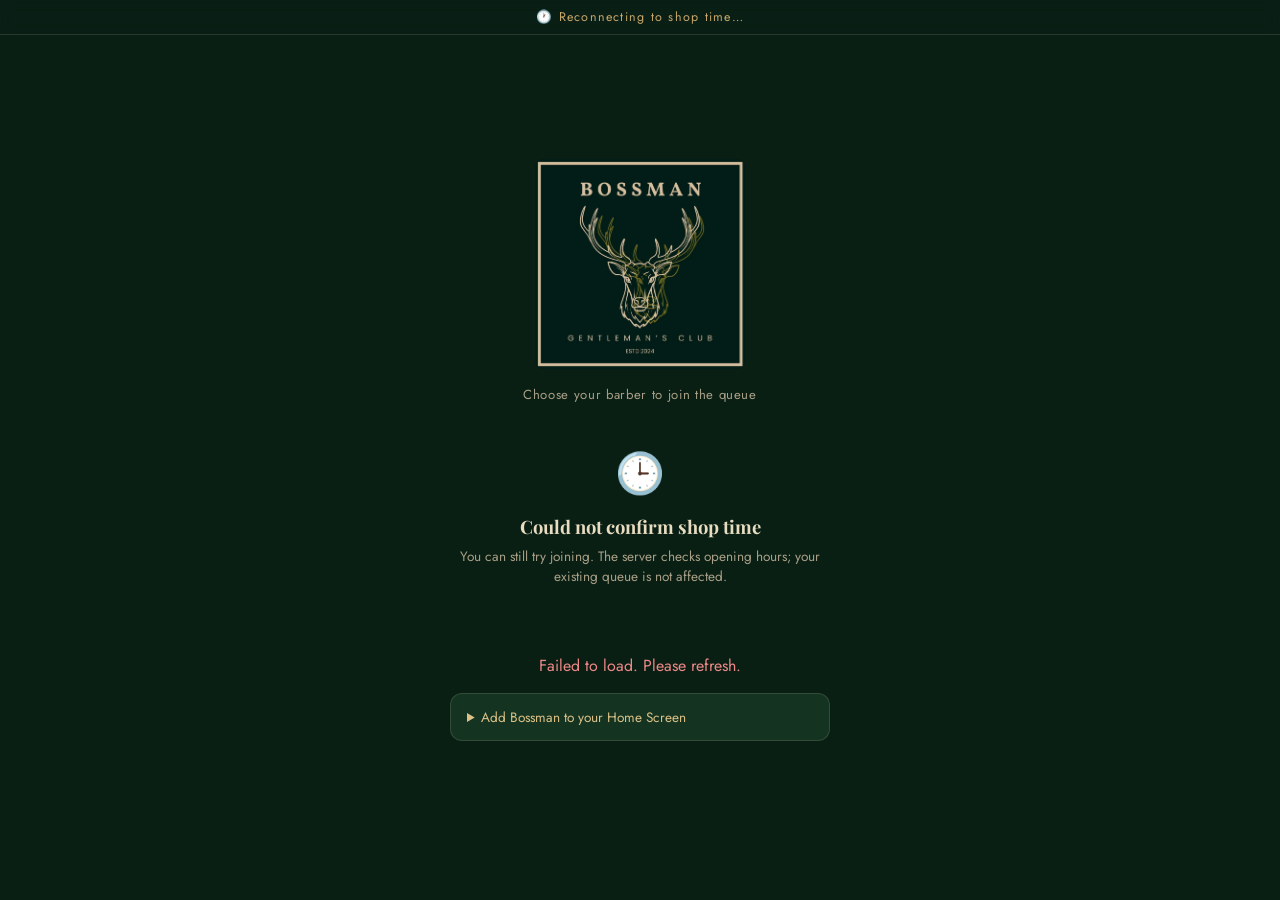
<file: index.html>
<!DOCTYPE html>
<html lang="en">
<head>
<meta charset="UTF-8">
<meta name="viewport" content="width=device-width, initial-scale=1">
<meta name="theme-color" content="#0a1f14">
<meta name="apple-mobile-web-app-capable" content="yes">
<meta name="apple-mobile-web-app-title" content="Bossman Queue">
<meta name="apple-mobile-web-app-status-bar-style" content="black-translucent">
<title>Bossman Gentleman's Club Barbershop</title>
<link rel="stylesheet" href="brand.css">
<link rel="manifest" href="manifest.json">
<link rel="apple-touch-icon" href="apple-touch-icon.png">
<style>
  body { display: flex; flex-direction: column; align-items: center; justify-content: center; padding: 1.5rem; }
  .wrap { width: 100%; max-width: 380px; }
  .topclock { position: fixed; top: 0; left: 0; right: 0; text-align: center; padding: 0.5rem; font-size: 0.78rem; letter-spacing: 0.1em; color: var(--gold); background: rgba(10,31,20,0.85); backdrop-filter: blur(6px); z-index: 50; border-bottom: 1px solid var(--line); }
  .brand .logo { width: 210px; border-radius: 0.5rem; }
  .brand .sub { font-size: 0.82rem; margin-top: 1rem; }

  .card {
    background: var(--moss); border: 1px solid var(--line); border-radius: 1rem;
    box-shadow: var(--shadow); padding: 1.1rem 1.25rem; width: 100%;
    display: flex; align-items: center; justify-content: space-between;
    cursor: pointer; text-align: left; transition: border-color 0.15s, transform 0.05s;
  }
  .card:hover { border-color: var(--gold); }
  .card:active { transform: translateY(1px); }
  .card:disabled { opacity: 0.58; cursor: not-allowed; }
  .card-name { font-family: var(--serif); font-size: 1.15rem; font-weight: 700; color: var(--cream); }
  .card-meta { color: var(--cream-dim); font-size: 0.82rem; margin-top: 0.3rem; letter-spacing: 0.02em; }
  .arrow { color: var(--gold); font-size: 1.5rem; }
  .worker-divider { text-align: center; color: var(--gold); font-size: 0.68rem; letter-spacing: 0.28em; text-transform: uppercase; margin: 0.75rem 0 0.25rem; opacity: 0.85; }
  .role-tag { font-size: 0.6rem; letter-spacing: 0.1em; text-transform: uppercase; color: var(--pine); background: var(--gold); padding: 0.12rem 0.45rem; border-radius: 999px; vertical-align: middle; margin-left: 0.4rem; font-weight: 600; }
  .stack { display: flex; flex-direction: column; gap: 0.75rem; width: 100%; margin-top: 1.75rem; }

  .panel { background: var(--moss); border: 1px solid var(--line); border-radius: 1rem; box-shadow: var(--shadow); padding: 1.5rem; width: 100%; }
  .panel h2 { font-family: var(--serif); font-size: 1.3rem; font-weight: 700; color: var(--cream); }
  .panel .meta { color: var(--gold); font-size: 0.8rem; margin-top: 0.3rem; margin-bottom: 1.25rem; letter-spacing: 0.05em; }
  label { display: block; font-size: 0.8rem; font-weight: 500; color: var(--cream-dim); margin-bottom: 0.4rem; letter-spacing: 0.04em; text-transform: uppercase; }
  input {
    width: 100%; background: var(--pine); border: 1.5px solid var(--fern); border-radius: 0.6rem;
    padding: 0.7rem 0.85rem; font-size: 1rem; color: var(--cream); outline: none; margin-bottom: 1rem;
    font-family: var(--sans);
  }
  input::placeholder { color: #5f6b5c; }
  input:focus { border-color: var(--gold); box-shadow: 0 0 0 3px rgba(201,167,106,0.18); }
  .hint { font-size: 0.72rem; color: var(--cream-dim); margin-top: -0.75rem; margin-bottom: 1rem; }
  .facial-opt { display: flex; align-items: center; gap: 0.6rem; background: var(--pine); border: 1.5px solid var(--fern); border-radius: 0.6rem; padding: 0.75rem 0.85rem; margin-bottom: 1rem; cursor: pointer; text-transform: none; letter-spacing: 0; }
  .facial-opt input { width: 1.15rem; height: 1.15rem; margin: 0; accent-color: var(--gold); flex-shrink: 0; }
  .facial-opt span { font-size: 0.85rem; color: var(--cream); font-weight: 400; }
  .facial-opt strong { color: var(--gold); }
  .btn-full { width: 100%; padding: 0.85rem; font-size: 1rem; }
  .btn-back { background: none; border: none; color: var(--gold); font-size: 0.85rem; font-weight: 500; cursor: pointer; margin-bottom: 1rem; padding: 0; letter-spacing: 0.05em; }
  .error { color: #e88; font-size: 0.85rem; margin-bottom: 0.75rem; }

  .done-box { text-align: center; }
  .done-icon { font-size: 3.5rem; }
  .done-box h2 { font-family: var(--serif); font-size: 1.5rem; font-weight: 700; color: var(--cream); margin-top: 0.75rem; }
  .badge { background: var(--pine); border: 1px solid var(--gold); border-radius: 0.75rem; padding: 1.1rem; margin: 1.25rem 0; }
  .badge .pos { font-family: var(--serif); font-size: 2.75rem; font-weight: 800; color: var(--gold); }
  .badge .pos-label { color: var(--cream-dim); font-size: 0.75rem; letter-spacing: 0.1em; text-transform: uppercase; }
  .stats { display: flex; justify-content: space-around; margin: 1.25rem 0; }
  .stat-val { font-family: var(--serif); font-size: 1.4rem; font-weight: 700; color: var(--cream); }
  .stat-label { font-size: 0.7rem; color: var(--cream-dim); letter-spacing: 0.06em; text-transform: uppercase; margin-top: 0.15rem; }
  .closed { text-align: center; padding: 2.5rem 0; }
  .closed .ico { font-size: 2.5rem; }
  .closed .ttl { font-family: var(--serif); font-weight: 700; color: var(--cream); margin-top: 0.75rem; font-size: 1.15rem; }
  .closed .txt { color: var(--cream-dim); font-size: 0.85rem; margin-top: 0.4rem; line-height: 1.5; }
  #loading { color: var(--cream-dim); text-align: center; padding: 2rem 0; letter-spacing: 0.05em; }
  .review-box { margin-top: 1.25rem; padding: 1.1rem; background: var(--pine); border: 1px solid var(--gold); border-radius: 0.85rem; }
  .review-box p { color: var(--cream-dim); font-size: 0.82rem; line-height: 1.5; margin-bottom: 0.85rem; }
  .review-btn { display: block; width: 100%; text-decoration: none; text-align: center; }
  .cancel-box { margin-top: 1.25rem; padding: 1.1rem; background: var(--pine); border: 1px solid var(--gold); border-radius: 0.85rem; }
  .cancel-box p { color: var(--cream-dim); font-size: 0.88rem; line-height: 1.5; margin-bottom: 0.9rem; }
  .cancel-actions { display: grid; grid-template-columns: 1fr 1fr; gap: 0.5rem; }
  .cancel-actions a { text-decoration: none; text-align: center; padding: 0.75rem 0.4rem; border-radius: 0.55rem; font-size: 0.85rem; font-weight: 700; }
  .cancel-actions .whatsapp { background: var(--gold); color: var(--pine); }
  .cancel-actions .call { border: 1px solid var(--gold); color: var(--gold-bright); }
  .self-cancel-box { margin-top: 1.25rem; padding: 1.1rem; background: var(--pine); border: 1px solid var(--line); border-radius: 0.85rem; }
  .self-cancel-box p { color: var(--cream-dim); font-size: 0.88rem; line-height: 1.5; }
  .cancel-booking-btn { border: 1px solid var(--gold); border-radius: 0.55rem; padding: 0.75rem; }
  .install-card { width: 100%; max-width: 380px; margin-top: 1rem; padding: 0.8rem 1rem; background: var(--moss); border: 1px solid var(--line); border-radius: 0.75rem; }
  .install-card summary { color: var(--gold-bright); cursor: pointer; font-size: 0.85rem; }
  .install-card p { color: var(--cream-dim); font-size: 0.8rem; line-height: 1.5; margin-top: 0.6rem; }
  .install-card button { width: 100%; margin-bottom: 0.6rem; padding: 0.65rem; font: inherit; }
</style>
</head>
<body>
<div class="topclock" id="clock">🕐 --:--:-- MYT</div>
<div class="wrap">

<!-- Step 1: Pick barber -->
<div id="step-pick">
  <div class="brand">
    <img src="logo.png" alt="Bossman Gentleman's Club Barbershop" class="logo" onerror="this.style.display='none'">
    <div class="sub">Choose your barber to join the queue</div>
  </div>
  <div class="closed hidden" id="hours-closed" role="status">
    <div class="ico">🕒</div>
    <div class="ttl" id="hours-title">The queue is closed</div>
    <div class="txt" id="hours-text">QR joining is open from 10:00 AM to 10:45 PM Malaysia time.</div>
  </div>
  <div class="stack" id="barber-list">
    <p id="loading">Loading barbers…</p>
  </div>
</div>

<!-- Step 2: Enter details -->
<div id="step-form" class="hidden">
  <div class="panel">
    <button class="btn-back" onclick="showPick()">← Back</button>
    <h2 id="form-title">Join queue</h2>
    <p class="meta" id="form-meta"></p>
    <p class="error hidden" id="form-error"></p>
    <label>Your Name</label>
    <input type="text" id="inp-name" placeholder="e.g. Ahmad">
    <label>WhatsApp Number</label>
    <input type="tel" id="inp-phone" placeholder="e.g. 60123456789">
    <p class="hint">Include country code, no spaces or dashes</p>
    <label class="facial-opt hidden" id="facial-row" for="inp-facial">
      <input type="checkbox" id="inp-facial">
      <span>My service includes a <strong>facial</strong> (with Jassy)</span>
    </label>
    <button class="btn-gold btn-full" id="btn-join" onclick="joinQueue()">Join Queue</button>
  </div>
</div>

<!-- Step 3: Confirmation -->
<div id="step-done" class="hidden">
  <div class="panel done-box">
    <div class="done-icon" id="conf-icon">✅</div>
    <h2 id="conf-title">You're in the queue!</h2>
    <p style="color:var(--cream-dim);margin-top:0.5rem;">Barber: <strong style="color:var(--cream)" id="conf-barber"></strong></p>
    <div class="badge" id="conf-badge">
      <div class="pos" id="conf-pos">#1</div>
      <div class="pos-label">your position</div>
    </div>
    <div class="stats" id="conf-stats">
      <div><div class="stat-val" id="conf-ahead">0</div><div class="stat-label">ahead of you</div></div>
      <div><div class="stat-val" id="conf-wait">~0m</div><div class="stat-label">est. wait</div></div>
    </div>
    <p style="font-size:0.78rem;color:var(--gold);margin-top:0.75rem;letter-spacing:0.08em;" id="conf-clock">🕐 --:--:-- MYT</p>
    <p style="font-size:0.7rem;color:var(--cream-dim);margin-top:0.25rem;letter-spacing:0.05em;" id="conf-refresh">Updates automatically every 10 seconds</p>
    <div class="review-box hidden" id="review-box">
      <p>Thanks for visiting Bossman. If you enjoyed your service, we'd really appreciate a Google review.</p>
      <a class="btn-gold btn-full review-btn" id="review-link" href="#" target="_blank" rel="noopener">⭐ Review Bossman on Google</a>
    </div>
    <div class="cancel-box hidden" id="cancel-box">
      <p>We're sorry, your barber has cancelled your queue entry. Please WhatsApp or call Bossman at <strong>011-1165 1608</strong> for an explanation.</p>
      <div class="cancel-actions">
        <a class="whatsapp" href="https://wa.me/601111651608" target="_blank" rel="noopener">WhatsApp Bossman</a>
        <a class="call" href="tel:01111651608">Call Bossman</a>
      </div>
    </div>
    <div class="self-cancel-box hidden" id="self-cancel-box">
      <p>Your place has been released. You can register again immediately.</p>
      <button class="btn-gold btn-full" type="button" onclick="startNewBooking()" style="margin-top:0.9rem;">Book Again</button>
    </div>
    <button class="btn-back cancel-booking-btn" id="btn-leave" onclick="leaveQueue()" style="margin-top:1.25rem;display:block;width:100%;color:var(--cream-dim);">Cancel my booking</button>
    <button class="btn-back hidden" id="replace-missing-booking" type="button" onclick="replaceMissingBooking()" style="margin-top:1rem;width:100%;">Start a new booking</button>
  </div>
</div>

</div>

<section class="install-card" id="install-card">
  <button class="btn-gold hidden" id="install-button" type="button">Install Bossman app</button>
  <details>
    <summary>Add Bossman to your Home Screen</summary>
    <p><strong>iPhone:</strong> Open this link in Safari, tap Share, then Add to Home Screen and Add.</p>
    <p><strong>Android:</strong> Open this link in Chrome, then use Install app or Add to home screen from the browser menu.</p>
  </details>
</section>

<script src="api.js?v=20261105a"></script>
<script src="pwa.js?v=20261105a"></script>
<script id="bossman-queue-time" src="queue-time.js?v=20261105-opening-10am"></script>
<script>
var barbers = [];
var selectedBarber = null;
var queueCounts = {};
var myEntryId = null;
var myCancelToken = null;
var myBarberId = null;
var refreshInterval = null;
var queueEntryMissing = false;
var facialTherapist = null;
var myFacialEntryId = null;
var myFacialCancelToken = null;
var myFacialBarberId = null;
var GOOGLE_REVIEW_URL = "https://search.google.com/local/writereview?placeid=ChIJPT94lF1NzDERlmV38by1p9Y";
document.getElementById("review-link").href = GOOGLE_REVIEW_URL;

// Queue timing is calculated by the shared helpers in api.js so every screen stays aligned.
function tickClock() {
  var t = new Date().toLocaleTimeString("en-GB", { timeZone: "Asia/Kuala_Lumpur", hour: "2-digit", minute: "2-digit", second: "2-digit" });
  var label = "🕐 " + t + " MYT";
  var top = document.getElementById("clock");
  var conf = document.getElementById("conf-clock");
  if (top)  top.textContent  = label;
  if (conf) conf.textContent = label;
  updateHoursUI();
}
setInterval(tickClock, 1000);
tickClock();

function malaysiaMinutes() {
  var parts = new Intl.DateTimeFormat("en-GB", { timeZone: "Asia/Kuala_Lumpur", hour: "2-digit", minute: "2-digit", hourCycle: "h23" }).formatToParts(new Date());
  var hour = Number(parts.find(function(part) { return part.type === "hour"; }).value);
  var minute = Number(parts.find(function(part) { return part.type === "minute"; }).value);
  return hour * 60 + minute;
}

function joiningOpen() {
  var minute = malaysiaMinutes();
  return minute >= 10 * 60 && minute <= 22 * 60 + 45;
}

function updateHoursUI() {
  var minute = malaysiaMinutes();
  var open = minute >= 10 * 60 && minute <= 22 * 60 + 45;
  document.getElementById("hours-closed").classList.toggle("hidden", open);
  document.getElementById("barber-list").classList.toggle("hidden", !open);
  if (!open) {
    document.getElementById("hours-title").textContent = minute < 10 * 60 ? "The queue isn't open yet" : "The queue is closed for today";
    document.getElementById("hours-text").textContent = minute < 10 * 60
      ? "Please scan again from 10:00 AM. The last join is at 10:45 PM Malaysia time."
      : "Please come back tomorrow from 10:00 AM. The last join is at 10:45 PM Malaysia time.";
    if (!document.getElementById("step-form").classList.contains("hidden")) showPick();
  }
}

var STORE_KEY = "bossman_queue";
function saveEntry(barber) {
  localStorage.setItem(STORE_KEY, JSON.stringify({ entryId: myEntryId, cancelToken: myCancelToken, id: barber.id, name: barber.name, avgMinutes: barber.avgMinutes || AVG, facialEntryId: myFacialEntryId, facialCancelToken: myFacialCancelToken, facialBarberId: myFacialBarberId }));
}
function clearEntry() {
  localStorage.removeItem(STORE_KEY);
  localStorage.removeItem("bossman_last_join"); // legacy lock cleanup
}
function releaseCompletedEntry() {
  clearEntry();
}

// On load, if the customer already joined earlier, jump back to their status
function resumeEntry() {
  var raw = localStorage.getItem(STORE_KEY);
  if (!raw) { loadBarbers(); return; }
  var saved;
  try { saved = JSON.parse(raw); } catch (e) { clearEntry(); loadBarbers(); return; }

  selectedBarber = { id: saved.id, name: saved.name, avgMinutes: saved.avgMinutes || AVG };
  myEntryId  = saved.entryId;
  myCancelToken = saved.cancelToken || null;
  myBarberId = saved.id;
  myFacialEntryId  = saved.facialEntryId || null;
  myFacialCancelToken = saved.facialCancelToken || null;
  myFacialBarberId = saved.facialBarberId || null;
  syncCancelButton();
  document.getElementById("conf-barber").textContent = saved.name + (myFacialEntryId ? " + Facial (Jassy)" : "");
  document.getElementById("step-pick").classList.add("hidden");
  document.getElementById("step-done").classList.remove("hidden");

  call({ action: "getEntry", id: saved.entryId }).then(function(entry) {
    if (!entry) { showQueueMissing(); return; }
    if (entry.status === "done") {
      releaseCompletedEntry();
      showPick();
      loadBarbers();
      return;
    }
    if (entry.status === "cancelled_by_customer") { showCustomerCancelled(); return; }
    if (entry.status === "cancelled_by_barber") { showBarberCancelled(); return; }
    if (entry.status === "no_show") { showQueueEnded(); return; }
    refreshPosition();
    if (refreshInterval) clearInterval(refreshInterval);
    refreshInterval = setInterval(refreshPosition, 10000);
  }).catch(function() { loadBarbers(); });
}

function showPick() {
  document.getElementById("step-pick").classList.remove("hidden");
  document.getElementById("step-form").classList.add("hidden");
  document.getElementById("step-done").classList.add("hidden");
}

function syncCancelButton() {
  var button = document.getElementById("btn-leave");
  button.disabled = !myCancelToken || (!!myFacialEntryId && !myFacialCancelToken);
  button.textContent = button.disabled ? "Ask staff to cancel this older booking" : "Cancel my booking";
}

function showForm(barber) {
  if (!joiningOpen() || !barber.isAvailable) { updateHoursUI(); return; }
  selectedBarber = barber;
  var timing = queueCounts[barber.id] || bossmanQueueTiming([], barber.avgMinutes || AVG);
  var count = timing.waitingCount;
  var therapist = isTherapist(barber);
  document.getElementById("form-title").textContent = "Join " + barber.name + "'s queue";
  document.getElementById("form-meta").textContent = therapist
    ? (count + " waiting · facial treatments")
    : (count + " waiting · ~" + timing.queueMinutes + " min queue");
  // Facial add-on checkbox only for barbers, and only if a therapist is available
  var facialRow = document.getElementById("facial-row");
  if (!therapist && facialTherapist) facialRow.classList.remove("hidden");
  else facialRow.classList.add("hidden");
  document.getElementById("inp-facial").checked = false;
  document.getElementById("step-pick").classList.add("hidden");
  document.getElementById("step-form").classList.remove("hidden");
  document.getElementById("form-error").classList.add("hidden");
  document.getElementById("inp-name").value = "";
  document.getElementById("inp-phone").value = "";
}

var AVG = 35; // fallback average wait estimate per customer (minutes)
var loadingBarbers = false;

function loadBarbers() {
  if (loadingBarbers) return;
  loadingBarbers = true;
  call({ action: "getBarbers" }).then(function(data) {
    if (!Array.isArray(data)) throw new Error("Could not load workers.");
    barbers = data;
    var selectedNow = selectedBarber && barbers.find(function(b) { return b.id === selectedBarber.id; });
    if (selectedBarber && !document.getElementById("step-form").classList.contains("hidden")
        && (!selectedNow || !selectedNow.isAvailable)) {
      selectedBarber = null;
      showPick();
    } else if (selectedNow) {
      selectedBarber = selectedNow;
    }
    return Promise.all(barbers.map(function(b) {
      return call({ action: "getQueue", barberId: b.id }).then(function(q) {
        queueCounts[b.id] = bossmanQueueTiming(q || [], b.avgMinutes || AVG);
      }).catch(function() {
        queueCounts[b.id] = bossmanQueueTiming([], b.avgMinutes || AVG);
      });
    })).then(renderBarbers);
  }).catch(function() {
    document.getElementById("barber-list").innerHTML = "<p style='color:#e88;text-align:center'>Failed to load. Please refresh.</p>";
  }).finally(function() { loadingBarbers = false; });
}

// A worker is a facial therapist by role, or by known id/name (fallback if the
// backend hasn't been redeployed with the role column yet).
function isTherapist(b) {
  return (b.role || "").toLowerCase() === "therapist"
      || (b.id   || "").toLowerCase() === "jassy"
      || (b.name || "").toLowerCase() === "jassy";
}

function makeCard(b, therapist) {
  var timing = queueCounts[b.id] || bossmanQueueTiming([], b.avgMinutes || AVG);
  var count = timing.waitingCount;
  var btn = document.createElement("button");
  btn.className = "card";
  btn.disabled = !b.isAvailable;
  var meta = !b.isAvailable ? (b.offToday ? "Off today" : "Not taking customers") : therapist
    ? (count + " waiting · facial treatments")
    : (count + " waiting · ~" + timing.queueMinutes + " min queue");
  var details = document.createElement("div");
  var title = document.createElement("div"); title.className = "card-name"; title.textContent = b.name;
  if (therapist) { var tag = document.createElement("span"); tag.className = "role-tag"; tag.textContent = "Facial Therapist"; title.appendChild(tag); }
  var subtitle = document.createElement("div"); subtitle.className = "card-meta"; subtitle.textContent = meta;
  details.appendChild(title); details.appendChild(subtitle);
  var arrow = document.createElement("div"); arrow.className = "arrow"; arrow.textContent = b.isAvailable ? "›" : "";
  btn.appendChild(details); btn.appendChild(arrow);
  btn.onclick = function() { if (b.isAvailable) showForm(b); };
  return btn;
}

function renderBarbers() {
  var list = document.getElementById("barber-list");
  list.innerHTML = "";
  var realBarbers = barbers.filter(function(b) { return !isTherapist(b); });
  var therapists  = barbers.filter(function(b) { return isTherapist(b); });
  facialTherapist = therapists.find(function(b) { return b.isAvailable; }) || null;

  if (barbers.length === 0) {
    list.innerHTML = "<div class='closed'><div class='ico'>🚫</div><div class='ttl'>No workers are accepting new customers right now</div><div class='txt'>Please check back shortly.</div></div>";
    return;
  }

  realBarbers.forEach(function(b) { list.appendChild(makeCard(b, false)); });

  if (therapists.length) {
    var div = document.createElement("div");
    div.className = "worker-divider";
    div.textContent = "Facial Treatments";
    list.appendChild(div);
    therapists.forEach(function(b) { list.appendChild(makeCard(b, true)); });
  }
}

// ── Geofencing ── Bossman, Taipan Business Centre, USJ 10/1, Subang Jaya ──
var GEOFENCE_ENABLED = false;
var SHOP_LAT = 3.04772;
var SHOP_LNG = 101.58375;
var GEOFENCE_RADIUS_M = 200; // metres — centred on Bossman at 59-1 Jalan USJ 10/1
var GEOFENCE_ACCURACY_BUFFER_M = 100; // allow for indoor/mobile GPS drift, capped below

function distanceM(la1, lo1, la2, lo2) {
  var R = 6371000, t = Math.PI / 180;
  var dLa = (la2 - la1) * t, dLo = (lo2 - lo1) * t;
  var a = Math.sin(dLa / 2) * Math.sin(dLa / 2) +
          Math.cos(la1 * t) * Math.cos(la2 * t) * Math.sin(dLo / 2) * Math.sin(dLo / 2);
  return 2 * R * Math.asin(Math.sqrt(a));
}

function checkGeofence(cb) {
  if (!GEOFENCE_ENABLED) { cb(true); return; }
  if (!navigator.geolocation) { cb(false, "Your device can't share location. Please ask our staff."); return; }
  var btn = document.getElementById("btn-join");
  btn.disabled = true; btn.textContent = "Checking location…";
  navigator.geolocation.getCurrentPosition(function(pos) {
    btn.disabled = false; btn.textContent = "Join Queue";
    var d = distanceM(pos.coords.latitude, pos.coords.longitude, SHOP_LAT, SHOP_LNG);
    var accuracy = Math.min(Math.max(pos.coords.accuracy || 0, 0), GEOFENCE_ACCURACY_BUFFER_M);
    if (d <= GEOFENCE_RADIUS_M + accuracy) cb(true);
    else cb(false, "You must be at Bossman to join the queue.");
  }, function() {
    btn.disabled = false; btn.textContent = "Join Queue";
    cb(false, "Please allow location — you must be at the shop to join.");
  }, { enableHighAccuracy: true, timeout: 10000, maximumAge: 0 });
}

function joinQueue() {
  if (!joiningOpen()) { showPick(); updateHoursUI(); return; }
  var name  = document.getElementById("inp-name").value.trim();
  var phone = document.getElementById("inp-phone").value.trim();
  var errEl = document.getElementById("form-error");
  if (!name || !phone) { errEl.textContent = "Please enter your name and phone number."; errEl.classList.remove("hidden"); return; }

  errEl.classList.add("hidden");

  // Geofence gate, then submit
  checkGeofence(function(ok, msg) {
    if (!ok) { errEl.textContent = msg; errEl.classList.remove("hidden"); return; }
    doJoin(name, phone, errEl);
  });
}

function doJoin(name, phone, errEl) {
  if (!joiningOpen()) { showPick(); updateHoursUI(); return; }
  var btn = document.getElementById("btn-join");
  btn.disabled = true; btn.textContent = "Joining…";
  call({ action: "joinQueue", barberId: selectedBarber.id, barberName: selectedBarber.name, customerName: name, phone: phone })
    .then(function(res) {
      btn.disabled = false; btn.textContent = "Join Queue";
      if (!res || res.error) { errEl.textContent = res.error || "Something went wrong."; errEl.classList.remove("hidden"); return; }
      myEntryId  = res.id;
      myCancelToken = res.cancelToken;
      myBarberId = selectedBarber.id;

      // Parallel facial booking → drop the customer into Jassy's queue immediately
      var wantsFacial = !document.getElementById("facial-row").classList.contains("hidden")
                        && document.getElementById("inp-facial").checked;
      if (wantsFacial && facialTherapist) {
        call({ action: "joinQueue", barberId: facialTherapist.id, barberName: facialTherapist.name, customerName: name + " (facial)", phone: phone })
          .then(function(r2) {
            if (!r2 || !r2.id) throw new Error("Facial queue join failed.");
            myFacialEntryId = r2.id;
            myFacialCancelToken = r2.cancelToken;
            myFacialBarberId = facialTherapist.id;
            saveEntry(selectedBarber);
            syncCancelButton();
            document.getElementById("conf-barber").textContent = selectedBarber.name + " + Facial (Jassy)";
          }).catch(function() { alert("Your haircut place is confirmed, but the facial could not be added. Please ask staff for help."); });
      }

      saveEntry(selectedBarber);
      syncCancelButton();
      document.getElementById("conf-barber").textContent = selectedBarber.name;
      document.getElementById("conf-pos").textContent    = "#" + res.position;
      document.getElementById("conf-ahead").textContent  = res.ahead;
      document.getElementById("conf-wait").textContent   = "Updating…";
      document.getElementById("step-form").classList.add("hidden");
      document.getElementById("step-done").classList.remove("hidden");
      tickClock();
      refreshPosition();
      if (refreshInterval) clearInterval(refreshInterval);
      refreshInterval = setInterval(refreshPosition, 10000);
    }).catch(function() {
      btn.disabled = false; btn.textContent = "Join Queue";
      errEl.textContent = "Something went wrong. Please try again.";
      errEl.classList.remove("hidden");
    });
}

function resetCustomerStatePanels() {
  hideMissingBookingAction();
  document.getElementById("review-box").classList.add("hidden");
  document.getElementById("cancel-box").classList.add("hidden");
  document.getElementById("self-cancel-box").classList.add("hidden");
  document.getElementById("conf-badge").classList.remove("hidden");
  document.getElementById("conf-stats").classList.remove("hidden");
  document.getElementById("conf-refresh").classList.remove("hidden");
}

function showYourTurn() {
  hideMissingBookingAction();
  document.getElementById("cancel-box").classList.add("hidden");
  document.getElementById("self-cancel-box").classList.add("hidden");
  document.getElementById("conf-icon").textContent = "💈";
  document.getElementById("conf-title").textContent = "It's your turn!";
  document.getElementById("conf-badge").classList.remove("hidden");
  document.getElementById("conf-refresh").classList.remove("hidden");
  document.getElementById("conf-pos").textContent = "GO";
  document.querySelector("#conf-badge .pos-label").textContent = "please proceed to your barber";
  document.getElementById("conf-stats").classList.add("hidden");
  document.getElementById("conf-refresh").textContent = "Keep this page open until your service is completed";
  document.getElementById("btn-leave").classList.remove("hidden");
  document.getElementById("review-box").classList.add("hidden");
}

function showReviewComplete() {
  hideMissingBookingAction();
  if (refreshInterval) clearInterval(refreshInterval);
  releaseCompletedEntry();
  document.getElementById("cancel-box").classList.add("hidden");
  document.getElementById("self-cancel-box").classList.add("hidden");
  document.getElementById("conf-icon").textContent = "✨";
  document.getElementById("conf-title").textContent = "Thanks for visiting Bossman!";
  document.getElementById("conf-badge").classList.add("hidden");
  document.getElementById("conf-stats").classList.add("hidden");
  document.getElementById("conf-refresh").classList.add("hidden");
  document.getElementById("btn-leave").classList.add("hidden");
  document.getElementById("review-box").classList.remove("hidden");
}

function showQueueEnded() {
  hideMissingBookingAction();
  if (refreshInterval) clearInterval(refreshInterval);
  document.getElementById("cancel-box").classList.add("hidden");
  document.getElementById("self-cancel-box").classList.add("hidden");
  document.getElementById("conf-icon").textContent = "👋";
  document.getElementById("conf-title").textContent = "Your queue entry has ended";
  document.getElementById("conf-badge").classList.add("hidden");
  document.getElementById("conf-stats").classList.add("hidden");
  document.getElementById("conf-refresh").classList.add("hidden");
  document.getElementById("btn-leave").classList.add("hidden");
  document.getElementById("review-box").classList.add("hidden");
  clearEntry();
}

function showQueueMissing() {
  // A missing row is not proof of completion or cancellation. Keep the private
  // receipt so a restored record can reconnect to this customer's phone.
  document.getElementById("conf-icon").textContent = "⏳";
  document.getElementById("conf-title").textContent = "We could not find your queue entry";
  document.getElementById("conf-badge").classList.add("hidden");
  document.getElementById("conf-stats").classList.add("hidden");
  document.getElementById("btn-leave").classList.add("hidden");
  document.getElementById("review-box").classList.add("hidden");
  document.getElementById("cancel-box").classList.add("hidden");
  document.getElementById("self-cancel-box").classList.add("hidden");
  document.getElementById("conf-refresh").classList.remove("hidden");
  document.getElementById("conf-refresh").textContent = "Your saved booking is still on this phone. Please ask Bossman staff before joining again. We will keep checking every 10 seconds.";
  queueEntryMissing = true;
  document.getElementById("replace-missing-booking").classList.remove("hidden");
  if (!refreshInterval) refreshInterval = setInterval(refreshPosition, 10000);
}

function hideMissingBookingAction() {
  queueEntryMissing = false;
  document.getElementById("replace-missing-booking").classList.add("hidden");
}

function archiveMissingQueueReceipt(key) {
  try {
    var raw = localStorage.getItem(key);
    if (!raw) return false;
    var history;
    try { history = JSON.parse(localStorage.getItem("bossman_missing_queue_receipts") || "[]"); } catch (e) { history = []; }
    if (!Array.isArray(history)) history = [];
    history.push({ savedAt: new Date().toISOString(), receipt: JSON.parse(raw) });
    localStorage.setItem("bossman_missing_queue_receipts", JSON.stringify(history.slice(-10)));
    return true;
  } catch (e) { return false; }
}

function replaceMissingBooking() {
  if (!queueEntryMissing) return;
  if (!confirm("Your previous queue entry could not be found. Starting a new booking will not recover its old place. Please check with Bossman staff first. Continue with a new booking?")) return;
  if (!archiveMissingQueueReceipt(STORE_KEY)) {
    alert("Could not save your previous booking receipt. Please ask Bossman staff for help.");
    return;
  }
  startNewBooking();
}

function showBarberCancelled() {
  hideMissingBookingAction();
  if (refreshInterval) clearInterval(refreshInterval);
  localStorage.removeItem("bossman_last_join");
  document.getElementById("conf-icon").textContent = "💬";
  document.getElementById("conf-title").textContent = "Sorry, your queue entry was cancelled";
  document.getElementById("conf-badge").classList.add("hidden");
  document.getElementById("conf-stats").classList.add("hidden");
  document.getElementById("conf-refresh").classList.add("hidden");
  document.getElementById("btn-leave").classList.add("hidden");
  document.getElementById("review-box").classList.add("hidden");
  document.getElementById("self-cancel-box").classList.add("hidden");
  document.getElementById("cancel-box").classList.remove("hidden");
}

function showCustomerCancelled() {
  hideMissingBookingAction();
  if (refreshInterval) clearInterval(refreshInterval);
  clearEntry();
  document.getElementById("conf-icon").textContent = "👋";
  document.getElementById("conf-title").textContent = "Your booking is cancelled";
  document.getElementById("conf-badge").classList.add("hidden");
  document.getElementById("conf-stats").classList.add("hidden");
  document.getElementById("conf-refresh").classList.add("hidden");
  document.getElementById("btn-leave").classList.add("hidden");
  document.getElementById("review-box").classList.add("hidden");
  document.getElementById("cancel-box").classList.add("hidden");
  document.getElementById("self-cancel-box").classList.remove("hidden");
}

function refreshPosition() {
  if (!myEntryId || !myBarberId) return;

  call({ action: "getEntry", id: myEntryId }).then(function(entryStatus) {
    if (!entryStatus) {
      showQueueMissing();
      return;
    }
    if (entryStatus.status === "done") {
      showReviewComplete();
      return;
    }
    if (entryStatus.status === "cancelled_by_customer") {
      showCustomerCancelled();
      return;
    }
    if (entryStatus.status === "cancelled_by_barber") {
      showBarberCancelled();
      return;
    }
    if (entryStatus.status === "no_show") {
      showQueueEnded();
      return;
    }
    if (entryStatus.status === "called") {
      showYourTurn();
      return;
    }

    resetCustomerStatePanels();
    document.getElementById("conf-icon").textContent = "✅";
    document.getElementById("conf-title").textContent = "You're in the queue!";
    document.querySelector("#conf-badge .pos-label").textContent = "your position";
    document.getElementById("btn-leave").classList.remove("hidden");
    document.getElementById("conf-refresh").textContent = "Updates automatically every 10 seconds";

    Promise.all([
      call({ action: "getQueue", barberId: myBarberId }),
      call({ action: "getBarbers" })
    ]).then(function(results) {
      var queue = results[0] || [];
      var workers = Array.isArray(results[1]) ? results[1] : [];
      var latestBarber = workers.find(function(b) { return b.id === myBarberId; });
      if (latestBarber) selectedBarber = latestBarber;
      var avg = selectedBarber ? selectedBarber.avgMinutes || AVG : AVG;
      var timing = bossmanQueueTiming(queue, avg);
      var pos = -1;
      for (var i = 0; i < timing.waiting.length; i++) {
        if (timing.waiting[i].id === myEntryId) { pos = i; break; }
      }
      if (pos < 0) return;
      var waitMins = bossmanWaitForEntry(myEntryId, queue, avg);
      document.getElementById("conf-ahead").textContent = pos;
      document.getElementById("conf-wait").textContent  = "~" + waitMins + "m";
      document.getElementById("conf-pos").textContent = "#" + (pos + 1);
    });
  }).catch(function() {});
}

function startNewBooking() {
  clearEntry();
  location.reload();
}

function leaveQueue() {
  if (!myEntryId) return;
  if (!myCancelToken || (myFacialEntryId && !myFacialCancelToken)) {
    alert("Please ask staff to cancel this older booking.");
    return;
  }
  if (!confirm("Cancel your queue booking with " + (selectedBarber ? selectedBarber.name : "your barber") + "? You will lose your place.")) return;
  var button = document.getElementById("btn-leave");
  button.disabled = true; button.textContent = "Cancelling…";
  var calls = [ call({ action: "leaveQueue", id: myEntryId, token: myCancelToken }) ];
  if (myFacialEntryId) calls.push(call({ action: "leaveQueue", id: myFacialEntryId, token: myFacialCancelToken }));
  Promise.all(calls).then(function(results) {
    if (results.some(function(result) { return !result || result.error || result.ok !== true; })) {
      throw new Error("Could not cancel every queue place. Please ask staff for help.");
    }
    showCustomerCancelled();
  }).catch(function() {
    alert("Could not cancel your booking. Please try again or contact Bossman.");
  }).finally(function() {
    syncCancelButton();
  });
}

resumeEntry();
setInterval(function() {
  if (document.getElementById("step-done").classList.contains("hidden")) loadBarbers();
}, 10000);
</script>
</body>
</html>
</file>
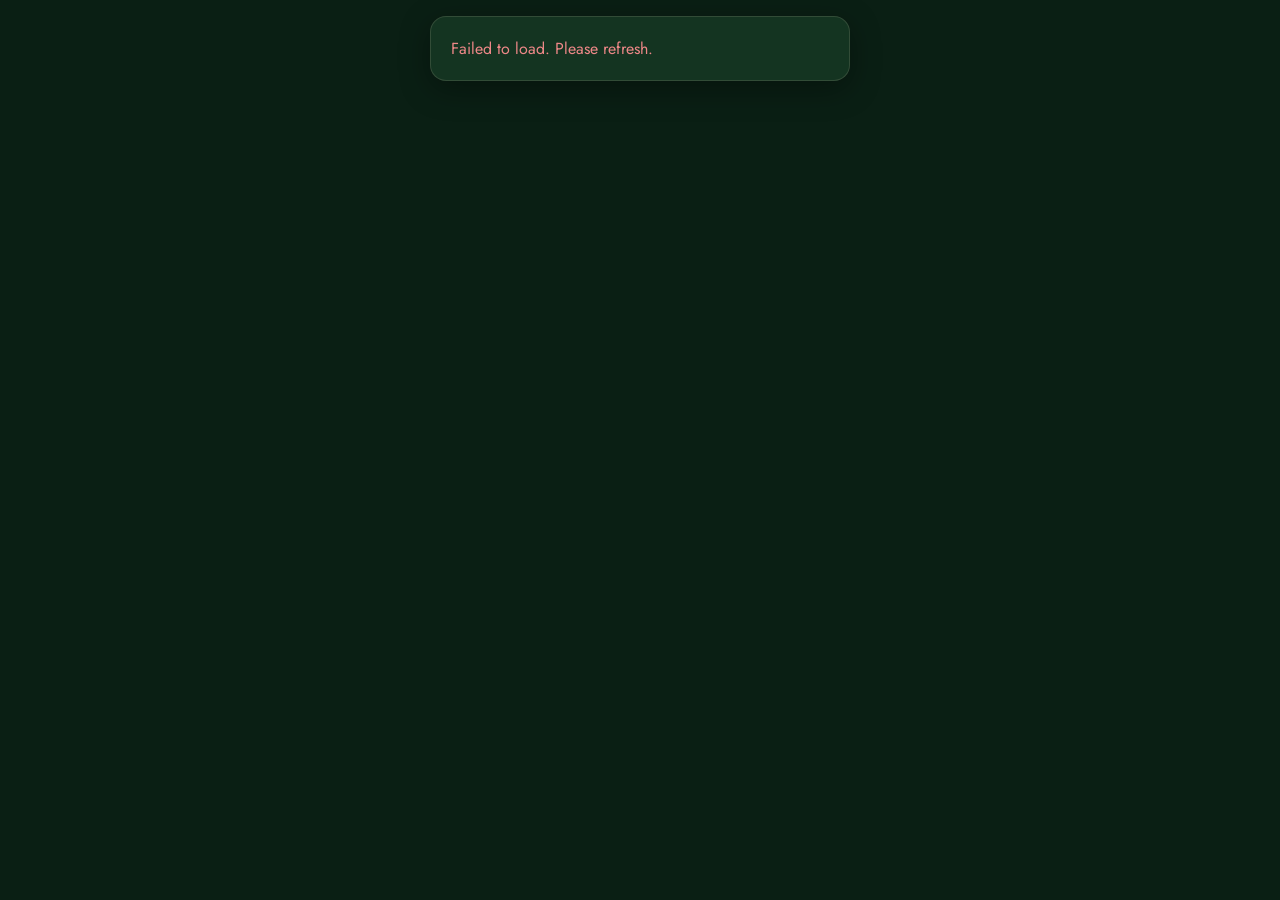
<file: barber.html>
<!DOCTYPE html>
<html lang="en">
<head>
<meta charset="UTF-8">
<meta name="viewport" content="width=device-width, initial-scale=1">
<title>Barber Dashboard — Bossman</title>
<link rel="stylesheet" href="brand.css">
<style>
  body { padding: 1rem; }
  .page { max-width: 420px; margin: 0 auto; display: flex; flex-direction: column; gap: 1rem; }
  .card { background: var(--moss); border: 1px solid var(--line); border-radius: 1rem; box-shadow: var(--shadow); padding: 1.25rem; }
  .header-row { display: flex; align-items: center; justify-content: space-between; }
  h1 { font-family: var(--serif); font-size: 1.4rem; font-weight: 700; color: var(--cream); }
  .sub { color: var(--cream-dim); font-size: 0.78rem; margin-top: 0.15rem; letter-spacing: 0.06em; text-transform: uppercase; }
  .availability { margin-top: 1rem; padding: 1rem; border: 1px solid var(--line); border-radius: 0.75rem; background: var(--pine); }
  .availability-title { color: var(--cream); font-weight: 700; font-size: 0.98rem; }
  .availability-note { color: var(--cream-dim); font-size: 0.8rem; line-height: 1.45; margin-top: 0.35rem; }
  .availability-error { color: #f3b0aa; font-size: 0.8rem; margin-top: 0.65rem; }
  .toggle { display: block; width: 100%; margin-top: 0.9rem; padding: 0.75rem; border-radius: 0.6rem; border: 1px solid var(--gold); font-size: 0.9rem; font-weight: 700; cursor: pointer; font-family: var(--sans); }
  .toggle.active { background: var(--pine); color: var(--gold-bright); }
  .toggle.inactive { background: var(--gold); color: var(--pine); }
  .toggle:disabled { opacity: 0.6; cursor: wait; }
  .stats { display: flex; gap: 0.75rem; margin-top: 1rem; }
  .stat { flex: 1; background: var(--pine); border: 1px solid var(--line); border-radius: 0.75rem; padding: 0.8rem; text-align: center; }
  .stat-val { font-family: var(--serif); font-size: 1.7rem; font-weight: 800; color: var(--gold); }
  .stat.gray .stat-val { color: var(--cream); }
  .stat-label { font-size: 0.68rem; color: var(--cream-dim); margin-top: 0.15rem; letter-spacing: 0.06em; text-transform: uppercase; }
  .serving-card { background: linear-gradient(135deg, var(--gold) 0%, var(--gold-bright) 100%); border-radius: 1rem; padding: 1rem 1.25rem; }
  .serving-label { font-size: 0.68rem; font-weight: 700; text-transform: uppercase; letter-spacing: 0.1em; color: rgba(14,40,24,0.65); margin-bottom: 0.4rem; }
  .serving-row { display: block; }
  .serving-name { font-family: var(--serif); font-size: 1.3rem; font-weight: 700; color: var(--pine); }
  .serving-phone { font-size: 0.85rem; color: rgba(14,40,24,0.7); margin-top: 0.1rem; }
  .icon-btns { display: grid; grid-template-columns: repeat(3, 1fr); gap: 0.5rem; margin-top: 0.85rem; }
  .icon-btn { background: var(--pine); color: var(--cream); border: none; border-radius: 0.6rem; padding: 0.7rem 0.55rem; cursor: pointer; font-size: 0.78rem; font-weight: 700; line-height: 1.15; text-decoration: none; display: inline-flex; align-items: center; justify-content: center; font-family: var(--sans); }
  .icon-btn.complete { color: var(--gold-bright); }
  .icon-btn.no-show { background: rgba(14,40,24,0.78); color: #f3b0aa; }
  .icon-btn.cancel-customer { background: rgba(14,40,24,0.78); color: #f3b0aa; }
  /* Modal */
  .modal-overlay { position: fixed; inset: 0; background: rgba(0,0,0,0.65); display: flex; align-items: center; justify-content: center; padding: 1.5rem; z-index: 100; }
  .modal { background: var(--moss); border: 1px solid var(--line); border-radius: 1rem; padding: 1.5rem; width: 100%; max-width: 300px; }
  .modal h3 { font-family: var(--serif); font-size: 1.15rem; font-weight: 700; color: var(--cream); margin-bottom: 0.35rem; }
  .modal p { font-size: 0.82rem; color: var(--cream-dim); margin-bottom: 1rem; }
  .duration-row { display: flex; align-items: center; gap: 0.5rem; margin-bottom: 1.25rem; }
  .duration-row button { width: 2.3rem; height: 2.3rem; border-radius: 50%; border: 1.5px solid var(--fern); background: var(--pine); font-size: 1.2rem; font-weight: 700; cursor: pointer; color: var(--cream); }
  .duration-row input { flex: 1; text-align: center; border: 1.5px solid var(--fern); background: var(--pine); border-radius: 0.6rem; padding: 0.5rem; font-size: 1.3rem; font-weight: 700; color: var(--cream); font-family: var(--serif); }
  .duration-row span { font-size: 0.82rem; color: var(--cream-dim); white-space: nowrap; }
  .modal-btns { display: flex; gap: 0.5rem; }
  .modal-btns button { flex: 1; padding: 0.75rem; border-radius: 0.6rem; border: none; font-size: 0.92rem; font-weight: 600; cursor: pointer; font-family: var(--sans); }
  .btn-cancel { background: var(--pine); color: var(--cream-dim); border: 1px solid var(--line) !important; }
  .btn-confirm { background: var(--gold); color: var(--pine); }
  .btn-danger { background: #a83d35; color: #fff; }
  .cancel-error { color: #f3b0aa !important; margin-top: 0.8rem; }
  .section-header { display: flex; align-items: center; justify-content: space-between; margin-bottom: 0.6rem; }
  .section-title { font-family: var(--serif); font-weight: 700; color: var(--cream); font-size: 1.05rem; }
  .call-btn { display: flex; align-items: center; gap: 0.4rem; background: var(--gold); color: var(--pine); border: none; border-radius: 0.6rem; padding: 0.5rem 1rem; font-size: 0.85rem; font-weight: 600; cursor: pointer; font-family: var(--sans); }
  .call-btn:hover { background: var(--gold-bright); }
  .queue-item { background: var(--moss); border: 1px solid var(--line); border-radius: 0.75rem; padding: 0.85rem 1rem; display: flex; align-items: center; justify-content: space-between; }
  .queue-left { display: flex; align-items: center; gap: 0.75rem; }
  .queue-num { width: 2rem; height: 2rem; border-radius: 50%; background: var(--pine); border: 1px solid var(--fern); display: flex; align-items: center; justify-content: center; font-weight: 700; font-size: 0.85rem; color: var(--gold); flex-shrink: 0; }
  .queue-name { font-weight: 600; color: var(--cream); font-size: 0.95rem; }
  .queue-phone { font-size: 0.78rem; color: var(--cream-dim); margin-top: 0.1rem; }
  .queue-item .queue-left { min-width: 0; }
  .queue-item .queue-left > div:last-child { min-width: 0; overflow-wrap: anywhere; }
  .queue-cancel { background: transparent; color: #f3b0aa; border: 1px solid var(--line); border-radius: 0.45rem; padding: 0.45rem; font: inherit; font-size: 0.7rem; cursor: pointer; flex-shrink: 0; }
  .queue-cancel:disabled, .icon-btn:disabled { opacity: 0.55; cursor: wait; }
  .queue-actions { display: flex; gap: 0.25rem; }
  .q-btn { background: none; border: none; cursor: pointer; padding: 0.3rem; font-size: 1.1rem; opacity: 0.75; }
  .q-btn:hover { opacity: 1; }
  .empty { text-align: center; color: var(--cream-dim); padding: 2.5rem 1rem; font-size: 0.92rem; letter-spacing: 0.03em; }
  .queue-stack { display: flex; flex-direction: column; gap: 0.5rem; }
  .refresh-note { text-align: center; font-size: 0.68rem; color: var(--cream-dim); opacity: 0.6; padding-top: 0.5rem; letter-spacing: 0.05em; }
  .queue-action-error { color: #f3b0aa; font-size: 0.82rem; line-height: 1.4; margin-bottom: 0.65rem; }
  .booking-date { color: var(--cream); background: var(--pine); border: 1px solid var(--fern); border-radius: 0.5rem; padding: 0.4rem; font: inherit; width: 100%; margin: 0.4rem 0 0.8rem; }
  .booking-item { padding: 0.85rem; background: var(--moss); border: 1px solid var(--line); border-radius: 0.7rem; margin-bottom: 0.5rem; }
  .booking-time { color: var(--gold); font-weight: 700; font-size: 0.84rem; }
  .booking-meta { color: var(--cream-dim); font-size: 0.76rem; margin-top: 0.25rem; }
  .booking-actions { display: flex; gap: 0.5rem; margin-top: 0.7rem; }
  .booking-actions button { flex: 1; border: 1px solid var(--line); border-radius: 0.45rem; padding: 0.55rem; font: inherit; font-size: 0.78rem; cursor: pointer; }
  .booking-checkin { background: var(--gold); color: var(--pine); }
  .booking-noshow { background: var(--pine); color: var(--cream-dim); }
</style>
</head>
<body>
<div class="page">

  <div class="card">
    <div class="header-row">
      <div>
        <h1 id="barber-name">Loading…</h1>
        <p class="sub" id="clock">🕐 --:--:-- MYT</p>
      </div>
    </div>
    <div class="availability" aria-live="polite">
      <div class="availability-title" id="availability-title">Checking availability…</div>
      <p class="availability-note" id="availability-note">Your current queue stays with you when you stop accepting new customers.</p>
      <button type="button" class="toggle active" id="toggle-btn" onclick="toggleActive()" disabled>Loading…</button>
      <p class="availability-error hidden" id="availability-error" role="alert"></p>
    </div>
    <div class="stats">
      <div class="stat">
        <div class="stat-val" id="stat-waiting">0</div>
        <div class="stat-label">waiting</div>
      </div>
      <div class="stat gray">
        <div class="stat-val" id="stat-wait">~0m</div>
        <div class="stat-label">queue time</div>
      </div>
    </div>
  </div>

  <div id="serving-section" class="hidden serving-card">
    <div class="serving-label">Currently Serving</div>
    <div class="serving-row">
      <div>
        <div class="serving-name" id="serving-name">-</div>
        <div class="serving-phone" id="serving-phone">-</div>
      </div>
      <div class="icon-btns">
        <button class="icon-btn complete" id="complete-cut-btn" onclick="completeCut()" title="Mark this service completed">✅ Complete Cut</button>
        <button class="icon-btn no-show" onclick="markNoShow()" title="Customer did not turn up">❌ No Show</button>
        <button class="icon-btn cancel-customer" id="cancel-serving-btn" onclick="cancelServingCustomer()" title="Cancel this customer's queue entry">Cancel customer</button>
      </div>
    </div>
    <p style="font-size:0.72rem;color:rgba(14,40,24,0.7);margin-top:0.65rem;letter-spacing:0.02em;">Complete Cut marks the service done. The customer's own queue page will then show the Google review button.</p>
  </div>

  <div class="modal-overlay hidden" id="duration-modal">
    <div class="modal">
      <h3>How long is this cut?</h3>
      <p>Set the time so the queue shows accurate wait times.</p>
      <div class="duration-row">
        <button onclick="adjustDuration(-5)">−</button>
        <input type="number" id="duration-input" value="30" min="5" max="120">
        <span>minutes</span>
        <button onclick="adjustDuration(+5)">+</button>
      </div>
      <div class="modal-btns">
        <button class="btn-cancel" onclick="closeModal()">Cancel</button>
        <button class="btn-confirm" onclick="confirmCallNext()">Call & Start</button>
      </div>
    </div>
  </div>

  <div class="modal-overlay hidden" id="cancel-modal" role="dialog" aria-modal="true" aria-labelledby="cancel-modal-title">
    <div class="modal">
      <h3 id="cancel-modal-title">Cancel this customer?</h3>
      <p><strong id="cancel-customer-name"></strong> will lose their queue place. Their page will show Bossman's contact details. This cannot be undone.</p>
      <div class="modal-btns">
        <button type="button" class="btn-cancel" id="cancel-no" onclick="closeCancelModal()">No, keep customer</button>
        <button type="button" class="btn-danger" id="cancel-yes" onclick="confirmCancelCustomer()">Yes, cancel</button>
      </div>
      <p class="cancel-error hidden" id="cancel-error" role="alert"></p>
    </div>
  </div>

  <div>
    <div class="section-header">
      <span class="section-title">Queue</span>
      <button class="call-btn hidden" id="call-btn" onclick="openCallModal()">🔔 Call Next</button>
    </div>
    <p class="queue-action-error hidden" id="queue-action-error" role="alert"></p>
    <div class="queue-stack" id="queue-list">
      <div class="empty">Loading queue…</div>
    </div>
    <p class="refresh-note">Auto-refreshes every 10 seconds</p>
  </div>

  <div>
    <div class="section-header"><span class="section-title">Appointments</span></div>
    <label for="booking-date" class="sub">Booking date</label>
    <input class="booking-date" id="booking-date" type="date">
    <div id="booking-list"><p class="empty">Loading appointments…</p></div>
  </div>

</div>

<script src="api.js?v=20261017d"></script>
<script>
var PIN    = new URLSearchParams(window.location.search).get("pin") || "";
var barber = null;
var changingAvailability = false;
var servingId = null;
var servingCustomer = null;
var nextDuration = 35;
var pendingCancel = null;
var pendingCall = null;
var pendingComplete = null;
var latestQueue = [];
var queueRequestId = 0;
var bookingDate = document.getElementById("booking-date");
bookingDate.value = new Intl.DateTimeFormat("en-CA", { timeZone: "Asia/Kuala_Lumpur", year: "numeric", month: "2-digit", day: "2-digit" }).format(new Date());
bookingDate.onchange = loadBookings;

function tickClock() {
  var el = document.getElementById("clock");
  if (!el) return;
  var t = new Date().toLocaleTimeString("en-GB", { timeZone: "Asia/Kuala_Lumpur", hour: "2-digit", minute: "2-digit", second: "2-digit" });
  el.textContent = "🕐 " + t + " MYT";
}
setInterval(tickClock, 1000);

function init() {
  call({ action: "getBarberByPin", pin: PIN }).then(function(b) {
    if (!b || b.error) {
      document.querySelector(".page").innerHTML = "<div class='card'><p style='color:#e88'>Invalid PIN. Check your link.</p></div>";
      return;
    }
    barber = b;
    barber.avgMinutes = bossmanAverageMinutes(b.avgMinutes);
    document.getElementById("barber-name").textContent = b.name;
    updateToggleBtn();
    loadQueue();
    loadBookings();
    setInterval(loadQueue, 10000);
    setInterval(loadBookings, 30000);
    setInterval(refreshAvailability, 10000);
  }).catch(function() {
    document.querySelector(".page").innerHTML = "<div class='card'><p style='color:#e88'>Failed to load. Please refresh.</p></div>";
  });
}

function loadQueue() {
  if (!barber) return Promise.resolve();
  var requestId = ++queueRequestId;
  return call({ action: "getBarberQueue", pin: PIN }).then(function(queue) {
    if (!Array.isArray(queue)) throw new Error("Could not read the queue.");
    if (requestId === queueRequestId) renderQueue(queue);
  }).catch(function() {});
}

function withActionTimeout(promise) {
  var timer;
  return Promise.race([
    promise,
    new Promise(function(_, reject) {
      timer = setTimeout(function() { reject(new Error("timeout")); }, 12000);
    })
  ]).finally(function() { clearTimeout(timer); });
}

function showQueueActionError(message) {
  var error = document.getElementById("queue-action-error");
  error.textContent = message;
  error.classList.remove("hidden");
}
function clearQueueActionError() {
  document.getElementById("queue-action-error").classList.add("hidden");
}
function syncQueueButtons() {
  var callBtn = document.getElementById("call-btn");
  callBtn.disabled = !!pendingCall;
  callBtn.textContent = pendingCall ? "Calling…" : "🔔 Call Next";
  var completeBtn = document.getElementById("complete-cut-btn");
  completeBtn.disabled = !!pendingComplete;
  completeBtn.textContent = pendingComplete ? "Completing…" : "✅ Complete Cut";
}

function loadBookings() {
  if (!barber) return;
  DB.getBarberBookings(PIN, bookingDate.value).then(function(items) {
    var list = document.getElementById("booking-list"); list.textContent = "";
    if (!Array.isArray(items)) { list.innerHTML = '<p class="empty">Appointments are unavailable. Please refresh.</p>'; return; }
    if (!items.length) { list.innerHTML = '<p class="empty">No appointments for this date.</p>'; return; }
    items.forEach(function(item) {
      var card = document.createElement("div"); card.className = "booking-item";
      var time = document.createElement("div"); time.className = "booking-time";
      time.textContent = new Intl.DateTimeFormat("en-MY", { timeZone: "Asia/Kuala_Lumpur", hour: "numeric", minute: "2-digit", hour12: true }).format(new Date(item.startsAt)) + " · " + item.status.replace("_", " ");
      var name = document.createElement("div"); name.className = "queue-name"; name.textContent = item.customerName;
      var meta = document.createElement("div"); meta.className = "booking-meta"; meta.textContent = item.serviceName + " · " + item.durationMinutes + " min · " + item.phone;
      card.appendChild(time); card.appendChild(name); card.appendChild(meta);
      if (item.status === "booked") {
        var actions = document.createElement("div"); actions.className = "booking-actions";
        var checkin = document.createElement("button"); checkin.type = "button"; checkin.className = "booking-checkin"; checkin.textContent = "Check in";
        checkin.onclick = function() {
          checkin.disabled = true;
          DB.checkInBooking(PIN, item.id).then(function(res) { if (res && res.error) alert(res.error); loadBookings(); loadQueue(); }).catch(function() { alert("Could not check in. Please try again."); checkin.disabled = false; });
        };
        var noShow = document.createElement("button"); noShow.type = "button"; noShow.className = "booking-noshow"; noShow.textContent = "No show";
        noShow.onclick = function() {
          if (!confirm("Mark " + item.customerName + " as a no show?")) return;
          DB.bookingNoShow(PIN, item.id).then(function(res) { if (res && res.error) alert(res.error); loadBookings(); }).catch(function() { alert("Could not update booking."); });
        };
        actions.appendChild(checkin); actions.appendChild(noShow); card.appendChild(actions);
      }
      list.appendChild(card);
    });
  }).catch(function() { document.getElementById("booking-list").innerHTML = '<p class="empty">Appointments are unavailable. Please refresh.</p>'; });
}

function renderQueue(queue) {
  queue = queue || [];
  latestQueue = queue;
  var timing = bossmanQueueTiming(queue, barber ? barber.avgMinutes : 35);
  var waiting = timing.waiting;
  nextDuration = waiting.length && waiting[0].durationMinutes > 0 ? waiting[0].durationMinutes : timing.avgMinutes;
  var serving  = timing.serving;
  if (pendingCall && serving && serving.id === pendingCall.entryId) pendingCall = null;
  if (pendingComplete && (!serving || serving.id !== pendingComplete.entryId)) pendingComplete = null;
  syncQueueButtons();

  document.getElementById("stat-waiting").textContent = timing.waitingCount;
  document.getElementById("stat-wait").textContent = "~" + timing.queueMinutes + "m";

  var servingSection = document.getElementById("serving-section");
  if (serving) {
    servingId = serving.id;
    servingCustomer = serving;
    document.getElementById("serving-name").textContent  = serving.customerName;
    document.getElementById("serving-phone").textContent = serving.phone;
    servingSection.classList.remove("hidden");
  } else {
    servingId = null;
    servingCustomer = null;
    servingSection.classList.add("hidden");
  }

  var callBtn = document.getElementById("call-btn");
  if (!serving && waiting.length > 0) callBtn.classList.remove("hidden");
  else callBtn.classList.add("hidden");

  var list = document.getElementById("queue-list");
  if (waiting.length === 0 && !serving) {
    list.innerHTML = "<div class='empty'>Queue is empty — enjoy the break ☕</div>";
    return;
  }
  list.innerHTML = "";
  waiting.forEach(function(entry, i) {
    var waitMins = bossmanWaitForEntry(entry.id, queue, timing.avgMinutes);
    var item = document.createElement("div");
    item.className = "queue-item";
    var left = document.createElement("div"); left.className = "queue-left";
    var number = document.createElement("div"); number.className = "queue-num"; number.textContent = i + 1;
    var detail = document.createElement("div");
    var name = document.createElement("div"); name.className = "queue-name"; name.textContent = entry.customerName;
    var phone = document.createElement("div"); phone.className = "queue-phone"; phone.textContent = "~" + waitMins + " min wait · " + entry.phone;
    detail.appendChild(name); detail.appendChild(phone); left.appendChild(number); left.appendChild(detail);
    var cancel = document.createElement("button"); cancel.type = "button"; cancel.className = "queue-cancel"; cancel.textContent = "Cancel";
    cancel.setAttribute("aria-label", "Cancel " + entry.customerName + " from the queue");
    cancel.onclick = function() { cancelQueueCustomer(entry.id, entry.customerName); };
    item.appendChild(left); item.appendChild(cancel);
    list.appendChild(item);
  });
}

function openCallModal() {
  if (pendingCall || servingId) return;
  document.getElementById("duration-input").value = nextDuration;
  document.getElementById("duration-modal").classList.remove("hidden");
}
function closeModal() { document.getElementById("duration-modal").classList.add("hidden"); }
function adjustDuration(delta) {
  var inp = document.getElementById("duration-input");
  inp.value = Math.max(5, Math.min(120, (parseInt(inp.value) || 30) + delta));
}
function confirmCallNext() {
  if (!barber || pendingCall) return;
  var next = latestQueue.find(function(entry) { return entry.status === "waiting"; });
  if (!next) { closeModal(); loadQueue(); return; }
  var mins = parseInt(document.getElementById("duration-input").value) || 30;
  closeModal();
  var action = { entryId: next.id };
  pendingCall = action;
  queueRequestId++; // discard reads started before this action
  clearQueueActionError();
  syncQueueButtons();
  withActionTimeout(call({ action: "callNext", pin: PIN, durationMinutes: mins }))
    .then(function(res) {
      if (!res || res.error || res.ok !== true) throw new Error(res && res.error || "Could not call the customer.");
      if (pendingCall === action) {
        queueRequestId++;
        renderQueue(latestQueue.map(function(entry) {
          return entry.id === res.entryId ? Object.assign({}, entry, { status: "called", calledAt: new Date().toISOString(), durationMinutes: mins }) : entry;
        }));
      }
      loadQueue();
    }).catch(function(error) {
      if (pendingCall !== action) return; // polling already confirmed the call
      showQueueActionError(error.message === "timeout"
        ? "The call is taking longer than expected. Check the queue below before trying again."
        : "Could not call the next customer. " + error.message);
      loadQueue();
    }).finally(function() {
      if (pendingCall === action) pendingCall = null;
      syncQueueButtons();
    });
}
function markStatus(id, status) {
  if (!id || !barber) return;
  call({ action: "setStatus", pin: PIN, id: id, status: status })
    .then(loadQueue).catch(function() {});
}

function completeCut() {
  if (!servingCustomer || !barber || pendingComplete) return;
  var customer = servingCustomer;
  var action = { entryId: customer.id };
  pendingComplete = action;
  queueRequestId++; // discard reads started before this action
  clearQueueActionError();
  syncQueueButtons();
  withActionTimeout(call({ action: "setStatus", pin: PIN, id: customer.id, status: "done" }))
    .then(function(res) {
      if (!res || res.error || res.ok !== true) throw new Error(res && res.error || "Could not complete the cut.");
      if (pendingComplete === action) {
        queueRequestId++;
        renderQueue(latestQueue.filter(function(entry) { return entry.id !== customer.id; }));
      }
      loadQueue();
    }).catch(function(error) {
      if (pendingComplete !== action) return; // polling already confirmed completion
      showQueueActionError(error.message === "timeout"
        ? "Completion is taking longer than expected. Check the queue below before trying again."
        : "Could not complete the cut. " + error.message);
      loadQueue();
    }).finally(function() {
      if (pendingComplete === action) pendingComplete = null;
      syncQueueButtons();
    });
}

function markNoShow() {
  if (!servingCustomer || !barber) return;
  var name = servingCustomer.customerName || "this customer";
  if (!confirm("Mark " + name + " as No Show?")) return;
  markStatus(servingCustomer.id, "no_show");
}
function cancelServingCustomer() {
  if (!servingCustomer) return;
  cancelQueueCustomer(servingCustomer.id, servingCustomer.customerName);
}
function cancelQueueCustomer(id, name) {
  if (!id || !barber) return;
  pendingCancel = { id: id, name: name || "this customer" };
  document.getElementById("cancel-customer-name").textContent = pendingCancel.name;
  document.getElementById("cancel-error").classList.add("hidden");
  document.getElementById("cancel-modal").classList.remove("hidden");
  document.getElementById("cancel-no").focus();
}
function closeCancelModal() {
  if (document.getElementById("cancel-yes").disabled) return;
  pendingCancel = null;
  document.getElementById("cancel-modal").classList.add("hidden");
}
function confirmCancelCustomer() {
  if (!pendingCancel) return;
  var id = pendingCancel.id;
  var yes = document.getElementById("cancel-yes");
  yes.disabled = true; yes.textContent = "Cancelling…";
  DB.cancelQueueEntry(PIN, id).then(function(result) {
    if (!result || result.error) {
      var error = document.getElementById("cancel-error");
      error.textContent = result && result.error || "Could not cancel this customer. Please try again.";
      error.classList.remove("hidden");
      return;
    }
    pendingCancel = null;
    document.getElementById("cancel-modal").classList.add("hidden");
    loadQueue();
  }).catch(function() {
    var error = document.getElementById("cancel-error");
    error.textContent = "Could not cancel this customer. Please try again.";
    error.classList.remove("hidden");
  }).finally(function() {
    yes.disabled = false; yes.textContent = "Yes, cancel";
  });
}
document.addEventListener("keydown", function(event) {
  if (event.key === "Escape" && !document.getElementById("cancel-modal").classList.contains("hidden")) closeCancelModal();
});
function toggleActive() {
  if (!barber || changingAvailability) return;
  changingAvailability = true;
  var btn = document.getElementById("toggle-btn");
  var error = document.getElementById("availability-error");
  error.classList.add("hidden");
  btn.disabled = true; btn.textContent = "Saving…";
  call({ action: "toggleActive", pin: PIN }).then(function(res) {
    if (!res || res.error || typeof res.isActive !== "boolean") throw new Error("Availability could not be changed.");
    barber.isActive = res.isActive;
    barber.isAvailable = res.isAvailable;
    barber.offToday = res.offToday;
    barber.isListed = res.isListed;
  }).catch(function() {
    error.textContent = "Could not change your availability. Please try again.";
    error.classList.remove("hidden");
  }).finally(function() {
    changingAvailability = false;
    updateToggleBtn();
  });
}
function refreshAvailability() {
  if (!barber || changingAvailability) return;
  call({ action: "getBarberByPin", pin: PIN }).then(function(latest) {
    if (latest && typeof latest.isActive === "boolean" && !changingAvailability) {
      barber.isActive = latest.isActive;
      barber.isAvailable = latest.isAvailable;
      barber.offToday = latest.offToday;
      barber.isListed = latest.isListed;
      barber.avgMinutes = bossmanAverageMinutes(latest.avgMinutes);
      updateToggleBtn();
      if (latestQueue.length) renderQueue(latestQueue);
    }
  }).catch(function() {});
}
function updateToggleBtn() {
  var btn = document.getElementById("toggle-btn");
  document.getElementById("availability-title").textContent = !barber.isListed ? "Hidden by owner" : barber.offToday ? "Scheduled off day" : barber.isActive ? "Accepting new customers" : "Not accepting new customers";
  document.getElementById("availability-note").textContent = !barber.isListed
    ? "The owner has hidden your profile from customer pages. Your current queue stays visible here."
    : barber.offToday
    ? "The owner marked today as your weekly off day. New joins are paused automatically; your current queue stays with you."
    : barber.isActive
    ? "Customers can choose you on the QR and booking pages. You can stop new joins while you finish your current queue."
    : "New customers cannot choose you. Everyone already in your queue stays there. Turn this on when you are ready.";
  btn.textContent = barber.isActive ? "Stop taking new customers" : "Start taking new customers";
  btn.className = "toggle " + (barber.isActive ? "active" : "inactive");
  btn.disabled = changingAvailability;
}

init();
</script>
</body>
</html>
</file>
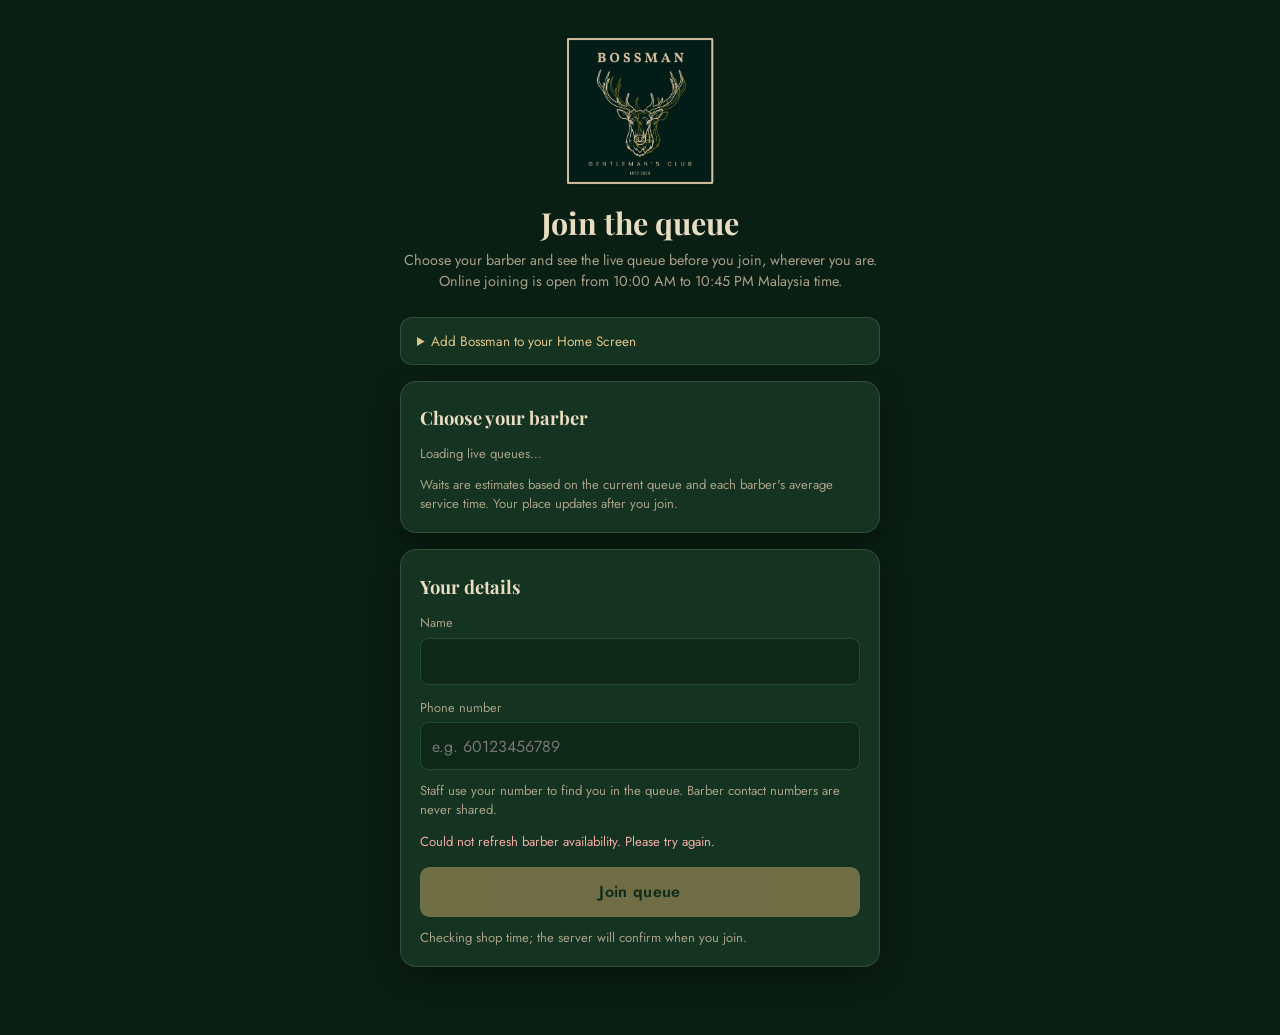
<file: book.html>
<!DOCTYPE html>
<html lang="en">
<head>
<meta charset="UTF-8">
<meta name="viewport" content="width=device-width, initial-scale=1">
<meta name="theme-color" content="#0a1f14">
<meta name="apple-mobile-web-app-capable" content="yes">
<meta name="apple-mobile-web-app-title" content="Bossman Queue">
<meta name="apple-mobile-web-app-status-bar-style" content="black-translucent">
<title>Join the Queue — Bossman</title>
<link rel="stylesheet" href="brand.css">
<link rel="manifest" href="manifest.json">
<link rel="apple-touch-icon" href="apple-touch-icon.png">
<style>
  body { padding: 1.25rem; }
  main { max-width: 480px; margin: 0 auto; padding: 1rem 0 3rem; }
  .brand { margin-bottom: 1.5rem; }
  .brand img { width: 150px; max-width: 50%; border-radius: 0.5rem; }
  h1 { font-family: var(--serif); font-size: 1.9rem; margin-top: 0.6rem; }
  .lead { color: var(--cream-dim); line-height: 1.5; font-size: 0.9rem; margin-top: 0.45rem; }
  .panel { background: var(--moss); border: 1px solid var(--line); border-radius: 1rem; padding: 1.2rem; margin-top: 1rem; box-shadow: var(--shadow); }
  h2 { font-family: var(--serif); font-size: 1.15rem; margin: 0.25rem 0 0.9rem; }
  label { display: block; font-size: 0.8rem; color: var(--cream-dim); margin: 0.8rem 0 0.35rem; }
  input { width: 100%; color: var(--cream); background: var(--pine); border: 1px solid var(--fern); border-radius: 0.55rem; padding: 0.7rem; font: inherit; }
  input:focus { outline: 2px solid var(--gold); outline-offset: 1px; }
  .choices { display: grid; grid-template-columns: repeat(2, 1fr); gap: 0.55rem; }
  .choice { background: var(--pine); border: 1px solid var(--fern); border-radius: 0.65rem; padding: 0.8rem; color: var(--cream); font: inherit; text-align: left; cursor: pointer; min-height: 5.5rem; }
  .choice.selected { border-color: var(--gold); background: rgba(201,167,106,0.14); }
  .choice:disabled { opacity: 0.58; cursor: not-allowed; }
  .choice strong { display: block; font-size: 1rem; }
  .choice small { display: block; color: var(--cream-dim); margin-top: 0.3rem; line-height: 1.35; }
  .muted { color: var(--cream-dim); font-size: 0.82rem; line-height: 1.45; }
  .error { color: #f2aaa5; font-size: 0.82rem; margin-top: 0.8rem; }
  .primary { width: 100%; padding: 0.85rem; margin-top: 1rem; font-size: 1rem; }
  .primary:disabled { opacity: 0.5; cursor: not-allowed; }
  .link { color: var(--gold-bright); }
  .queue-note { margin-top: 0.75rem; }
  .secondary { background: transparent; color: var(--cream-dim); border: 1px solid var(--line); border-radius: 0.55rem; padding: 0.75rem; width: 100%; margin-top: 0.8rem; cursor: pointer; font: inherit; }
  .install-card { margin-top: 1rem; padding: 0.8rem 1rem; background: var(--moss); border: 1px solid var(--line); border-radius: 0.75rem; }
  .install-card summary { color: var(--gold-bright); cursor: pointer; font-size: 0.85rem; }
  .install-card p { color: var(--cream-dim); font-size: 0.8rem; line-height: 1.5; margin-top: 0.6rem; }
  .install-card button { width: 100%; margin-bottom: 0.6rem; padding: 0.65rem; font: inherit; }
  @media (max-width: 370px) { .choices { grid-template-columns: 1fr; } }
</style>
</head>
<body>
<main>
  <div class="brand">
    <img src="logo.png" alt="Bossman Gentleman's Club Barbershop">
    <h1>Join the queue</h1>
    <p class="lead">Choose your barber and see the live queue before you join, wherever you are. Online joining is open from 10:00 AM to 10:45 PM Malaysia time.</p>
  </div>

  <section class="install-card" id="install-card">
    <button class="btn-gold hidden" id="install-button" type="button">Install Bossman app</button>
    <details>
      <summary>Add Bossman to your Home Screen</summary>
      <p><strong>iPhone:</strong> Open this link in Safari, tap Share, then Add to Home Screen and Add.</p>
      <p><strong>Android:</strong> Open this link in Chrome, then use Install app or Add to Home screen from the browser menu.</p>
    </details>
  </section>

  <section class="panel hidden" id="existing-entry">
    <h2 id="existing-title">You're already in the queue</h2>
    <p class="muted" id="existing-message">Keep track of your place and estimated wait on your queue page. You can only hold one queue place at a time.</p>
    <a class="link" href="index.html">View my place in the queue →</a>
    <button class="secondary" id="cancel-existing" type="button">Cancel my booking</button>
    <button class="secondary hidden" id="replace-missing-booking" type="button">Start a new booking</button>
    <p class="error hidden" id="existing-error" role="alert"></p>
  </section>

  <div id="join-form" class="hidden">
    <p class="panel muted hidden" id="cancelled-note" role="status">Your queue place has been released.</p>
    <section class="panel">
      <h2>Choose your barber</h2>
      <div class="choices" id="barbers" aria-live="polite"><p class="muted">Loading live queues…</p></div>
      <p class="muted queue-note">Waits are estimates based on the current queue and each barber's average service time. Your place updates after you join.</p>
    </section>
    <section class="panel">
      <h2>Your details</h2>
      <label for="customer-name">Name</label><input id="customer-name" maxlength="80" autocomplete="name">
      <label for="customer-phone">Phone number</label><input id="customer-phone" type="tel" autocomplete="tel" placeholder="e.g. 60123456789">
      <p class="muted" style="margin-top:0.7rem;">Staff use your number to find you in the queue. Barber contact numbers are never shared.</p>
      <p class="error hidden" id="form-error" role="alert"></p>
      <button class="btn-gold primary" id="join-button" type="button" disabled>Join queue</button>
      <p class="muted" id="hours-note" style="margin-top:0.7rem;"></p>
    </section>
  </div>
</main>
<script src="api.js?v=20261105a"></script>
<script src="pwa.js?v=20261105a"></script>
<script id="bossman-queue-time" src="queue-time.js?v=20261105-opening-10am"></script>
<script>
var selectedBarber = null;
var barbers = [];
var queueSnapshot = {};
var joinButton = document.getElementById("join-button");
var joining = false;
var availabilityLoading = false;
var storeKey = "bossman_queue";
var existingEntry = null;
var existingEntryMissing = false;

function malaysiaMinutes() {
  var parts = new Intl.DateTimeFormat("en-GB", { timeZone: "Asia/Kuala_Lumpur", hour: "2-digit", minute: "2-digit", hourCycle: "h23" }).formatToParts(new Date());
  var values = {};
  parts.forEach(function(part) { values[part.type] = Number(part.value); });
  return values.hour * 60 + values.minute;
}
function joiningOpen() {
  var minute = malaysiaMinutes();
  return minute >= 600 && minute <= 1365;
}
function updateButton() {
  joinButton.disabled = joining || !selectedBarber || !selectedBarber.isAvailable || !joiningOpen() || document.getElementById("join-form").classList.contains("hidden");
  document.getElementById("hours-note").textContent = joiningOpen() ? "Last online join: 10:45 PM MYT." : "Online joining opens at 10:00 AM and closes at 10:45 PM MYT.";
}
function queueSummary(barber) {
  var entries = queueSnapshot[barber.id];
  if (!entries) return "Checking queue…";
  var waiting = entries.filter(function(entry) { return entry.status === "waiting"; });
  var called = entries.find(function(entry) { return entry.status === "called"; });
  var average = barber.avgMinutes > 0 ? barber.avgMinutes : 35;
  var remaining = 0;
  if (called) {
    var duration = called.durationMinutes > 0 ? called.durationMinutes : average;
    var elapsed = called.calledAt ? (Date.now() - new Date(called.calledAt).getTime()) / 60000 : 0;
    remaining = Math.max(0, Math.ceil(duration - elapsed));
  }
  var wait = remaining + waiting.length * average;
  return waiting.length + " waiting · " + (wait ? "about " + wait + " min" : "no wait");
}
function renderBarbers() {
  var target = document.getElementById("barbers"); target.textContent = "";
  if (!barbers.length) { target.innerHTML = '<p class="muted">No barbers are taking new customers right now. Please check back shortly.</p>'; return; }
  barbers.forEach(function(barber) {
    var button = document.createElement("button"); button.type = "button";
    button.disabled = !barber.isAvailable;
    button.className = "choice" + (selectedBarber && selectedBarber.id === barber.id ? " selected" : "");
    button.setAttribute("aria-pressed", selectedBarber && selectedBarber.id === barber.id ? "true" : "false");
    var name = document.createElement("strong"); name.textContent = barber.name;
    var queue = document.createElement("small");
    queue.textContent = barber.isAvailable ? queueSummary(barber) : barber.offToday ? "Off today" : "Not taking customers";
    button.appendChild(name); button.appendChild(queue);
    button.onclick = function() { if (!barber.isAvailable) return; selectedBarber = barber; renderBarbers(); updateButton(); };
    target.appendChild(button);
  });
}
function refreshQueues() {
  if (!barbers.length) return;
  Promise.all(barbers.map(function(barber) {
    return DB.getQueue(barber.id).then(function(queue) { queueSnapshot[barber.id] = queue; }).catch(function() {});
  })).then(renderBarbers);
}
function refreshAvailability() {
  if (availabilityLoading) return;
  availabilityLoading = true;
  DB.getBarbers().then(function(items) {
    barbers = items.filter(function(barber) { return barber.role === "barber"; });
    var selectedNow = selectedBarber && barbers.find(function(barber) { return barber.id === selectedBarber.id; });
    if (selectedBarber && (!selectedNow || !selectedNow.isAvailable)) {
      selectedBarber = null;
      showError("That barber has stopped taking new customers. Please choose another barber when available.");
    } else if (selectedNow) selectedBarber = selectedNow;
    renderBarbers();
    refreshQueues();
    updateButton();
  }).catch(function() { showError("Could not refresh barber availability. Please try again."); })
    .finally(function() { availabilityLoading = false; });
}
function showError(message) {
  var target = document.getElementById("form-error"); target.textContent = message; target.classList.remove("hidden");
}
function checkExistingEntry() {
  var saved;
  try { saved = JSON.parse(localStorage.getItem(storeKey) || "null"); } catch (e) { localStorage.removeItem(storeKey); }
  if (!saved || !saved.entryId) { document.getElementById("join-form").classList.remove("hidden"); updateButton(); return; }
  DB.getEntry(saved.entryId).then(function(entry) {
    if (!entry) {
      // Preserve the private receipt when the server cannot find the record.
      // Missing data must not silently release an existing customer's place.
      document.getElementById("existing-entry").classList.remove("hidden");
      document.getElementById("join-form").classList.add("hidden");
      document.getElementById("existing-title").textContent = "We could not find your queue entry";
      document.getElementById("existing-message").textContent = "Your saved booking is still on this phone. Please ask Bossman staff before joining again, or open your queue page to keep checking.";
      document.getElementById("cancel-existing").classList.add("hidden");
      existingEntryMissing = true;
      document.getElementById("replace-missing-booking").classList.remove("hidden");
    } else if (entry.status === "waiting" || entry.status === "called") {
      existingEntryMissing = false;
      document.getElementById("replace-missing-booking").classList.add("hidden");
      document.getElementById("existing-title").textContent = "You're already in the queue";
      document.getElementById("existing-message").textContent = "Keep track of your place and estimated wait on your queue page. You can only hold one queue place at a time.";
      document.getElementById("cancel-existing").classList.remove("hidden");
      existingEntry = saved;
      document.getElementById("existing-entry").classList.remove("hidden");
      document.getElementById("join-form").classList.add("hidden");
      if (!saved.cancelToken) {
        document.getElementById("existing-message").textContent = "This booking was made before secure cancellation. Please ask staff if you need to cancel it.";
        document.getElementById("cancel-existing").classList.add("hidden");
      }
    } else {
      existingEntryMissing = false;
      document.getElementById("replace-missing-booking").classList.add("hidden");
      document.getElementById("existing-entry").classList.add("hidden");
      localStorage.removeItem(storeKey);
      if (entry && entry.status === "done") localStorage.removeItem("bossman_last_join");
      document.getElementById("join-form").classList.remove("hidden");
    }
    updateButton();
  }).catch(function() {
    existingEntryMissing = false;
    document.getElementById("replace-missing-booking").classList.add("hidden");
    document.getElementById("existing-entry").classList.remove("hidden");
    document.getElementById("existing-title").textContent = "Could not check your queue status";
    document.getElementById("existing-message").textContent = "Could not check your current queue place. Please refresh this page.";
    document.getElementById("cancel-existing").classList.add("hidden");
  });
}

function archiveMissingQueueReceipt(key) {
  try {
    var raw = localStorage.getItem(key);
    if (!raw) return false;
    var history;
    try { history = JSON.parse(localStorage.getItem("bossman_missing_queue_receipts") || "[]"); } catch (e) { history = []; }
    if (!Array.isArray(history)) history = [];
    history.push({ savedAt: new Date().toISOString(), receipt: JSON.parse(raw) });
    localStorage.setItem("bossman_missing_queue_receipts", JSON.stringify(history.slice(-10)));
    return true;
  } catch (e) { return false; }
}

document.getElementById("replace-missing-booking").onclick = function() {
  if (!existingEntryMissing) return;
  if (!confirm("Your previous queue entry could not be found. Starting a new booking will not recover its old place. Please check with Bossman staff first. Continue with a new booking?")) return;
  if (!archiveMissingQueueReceipt(storeKey)) {
    alert("Could not save your previous booking receipt. Please ask Bossman staff for help.");
    return;
  }
  localStorage.removeItem(storeKey);
  existingEntry = null;
  existingEntryMissing = false;
  document.getElementById("replace-missing-booking").classList.add("hidden");
  document.getElementById("existing-entry").classList.add("hidden");
  document.getElementById("join-form").classList.remove("hidden");
  updateButton();
};

document.getElementById("cancel-existing").onclick = function() {
  if (existingEntry && existingEntry.facialEntryId) { location.href = "index.html"; return; }
  if (!existingEntry || !confirm("Cancel your queue booking? You will lose your place.")) return;
  var button = this; button.disabled = true; button.textContent = "Cancelling…";
  DB.leaveQueue(existingEntry.entryId, existingEntry.cancelToken).then(function(result) {
    if (!result || result.error) throw new Error(result && result.error || "Could not cancel.");
    localStorage.removeItem(storeKey);
    existingEntry = null;
    document.getElementById("existing-entry").classList.add("hidden");
    document.getElementById("join-form").classList.remove("hidden");
    document.getElementById("cancelled-note").classList.remove("hidden");
    refreshQueues();
    updateButton();
  }).catch(function() {
    var error = document.getElementById("existing-error");
    error.textContent = "Could not cancel. Please try again or contact Bossman.";
    error.classList.remove("hidden");
  }).finally(function() { button.disabled = false; button.textContent = "Cancel my booking"; });
};

refreshAvailability();
checkExistingEntry();
updateButton();
setInterval(refreshAvailability, 10000);

joinButton.onclick = function() {
  if (!selectedBarber || !selectedBarber.isAvailable || joining) return;
  if (!joiningOpen()) { updateButton(); showError("Online joining is open from 10:00 AM to 10:45 PM MYT."); return; }
  var name = document.getElementById("customer-name").value.trim();
  var phone = document.getElementById("customer-phone").value.replace(/\D/g, "");
  if (name.length < 2 || phone.length < 9 || phone.length > 15) { showError("Enter your name and a valid phone number."); return; }
  document.getElementById("form-error").classList.add("hidden");
  joining = true; joinButton.textContent = "Joining…"; updateButton();
  DB.joinQueueRemote({ barberId: selectedBarber.id, customerName: name, phone: phone }).then(function(result) {
    if (!result || result.error) { showError(result && result.error || "Could not join. Please try again."); return; }
    localStorage.setItem(storeKey, JSON.stringify({ entryId: result.id, cancelToken: result.cancelToken, id: selectedBarber.id, name: selectedBarber.name, avgMinutes: selectedBarber.avgMinutes || 35 }));
    location.href = "index.html";
  }).catch(function() { showError("Could not join. Please try again."); }).finally(function() {
    joining = false; joinButton.textContent = "Join queue"; updateButton(); refreshQueues();
  });
};
</script>
</body>
</html>
</file>
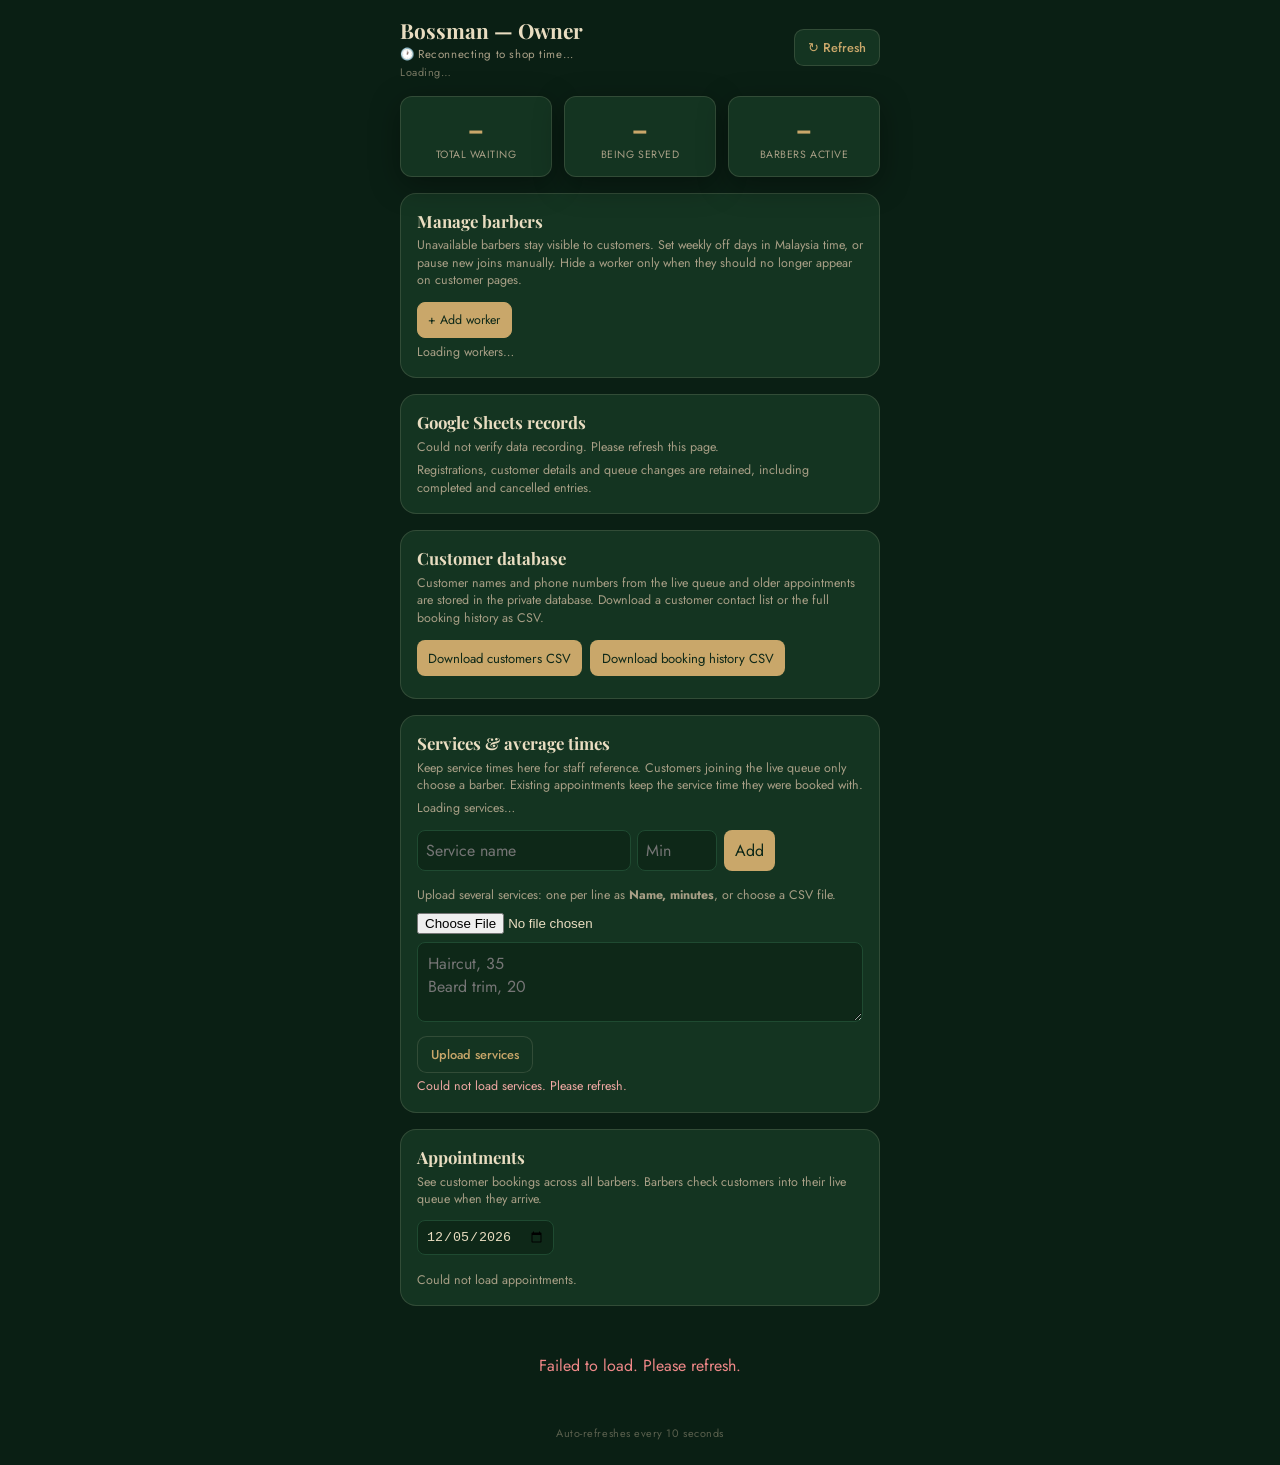
<file: owner.html>
<!DOCTYPE html>
<html lang="en">
<head>
<meta charset="UTF-8">
<meta name="viewport" content="width=device-width, initial-scale=1">
<title>Owner View — Bossman</title>
<link rel="stylesheet" href="brand.css">
<style>
  body { padding: 1rem; }
  .page { max-width: 480px; margin: 0 auto; }

  .header { display: flex; align-items: center; justify-content: space-between; margin-bottom: 1rem; }
  .header h1 { font-family: var(--serif); font-size: 1.3rem; font-weight: 700; color: var(--cream); }
  .header p  { font-size: 0.72rem; color: var(--cream-dim); margin-top: 0.15rem; letter-spacing: 0.05em; }
  .refresh-btn { background: var(--moss); border: 1px solid var(--line); border-radius: 0.6rem; padding: 0.5rem 0.8rem; font-size: 0.8rem; color: var(--gold); cursor: pointer; font-weight: 500; font-family: var(--sans); }
  .refresh-btn:active { background: var(--fern); }

  .summary { display: flex; gap: 0.75rem; margin-bottom: 1rem; }
  .sum-card { flex: 1; background: var(--moss); border: 1px solid var(--line); border-radius: 0.75rem; box-shadow: var(--shadow); padding: 0.85rem; text-align: center; }
  .sum-val { font-family: var(--serif); font-size: 1.6rem; font-weight: 800; color: var(--gold); }
  .sum-label { font-size: 0.66rem; color: var(--cream-dim); margin-top: 0.15rem; letter-spacing: 0.05em; text-transform: uppercase; }

  .barbers { display: flex; flex-direction: column; gap: 1rem; }
  .barber-card { background: var(--moss); border: 1px solid var(--line); border-radius: 1rem; box-shadow: var(--shadow); overflow: hidden; }
  .barber-header { padding: 0.95rem 1rem; display: flex; align-items: center; justify-content: space-between; border-bottom: 1px solid var(--line); }
  .barber-name { font-family: var(--serif); font-size: 1.05rem; font-weight: 700; color: var(--cream); }
  .barber-meta { font-size: 0.75rem; color: var(--cream-dim); margin-top: 0.15rem; letter-spacing: 0.02em; }
  .status-pill { font-size: 0.7rem; font-weight: 600; padding: 0.28rem 0.7rem; border-radius: 999px; letter-spacing: 0.03em; }
  .pill-active   { background: rgba(126,126,56,0.25); color: var(--gold-bright); }
  .pill-inactive { background: var(--pine); color: var(--cream-dim); }
  .pill-busy     { background: var(--gold); color: var(--pine); }

  .serving-row { background: rgba(201,167,106,0.1); padding: 0.7rem 1rem; display: flex; align-items: center; gap: 0.6rem; border-bottom: 1px solid var(--line); }
  .serving-label { font-size: 0.66rem; font-weight: 700; text-transform: uppercase; letter-spacing: 0.08em; color: var(--gold); min-width: 3rem; }
  .serving-name  { font-size: 0.9rem; font-weight: 600; color: var(--cream); }
  .serving-phone { font-size: 0.74rem; color: var(--cream-dim); }

  .queue-rows { padding: 0.4rem 0; }
  .queue-row { display: flex; align-items: center; gap: 0.65rem; padding: 0.55rem 1rem; }
  .queue-row:not(:last-child) { border-bottom: 1px solid rgba(233,221,193,0.06); }
  .q-num  { width: 1.6rem; height: 1.6rem; border-radius: 50%; background: var(--pine); border: 1px solid var(--fern); display: flex; align-items: center; justify-content: center; font-size: 0.72rem; font-weight: 700; color: var(--gold); flex-shrink: 0; }
  .q-name  { font-size: 0.86rem; font-weight: 600; color: var(--cream); }
  .q-phone { font-size: 0.73rem; color: var(--cream-dim); }
  .q-wait  { margin-left: auto; font-size: 0.72rem; color: var(--cream-dim); white-space: nowrap; }

  .eod { background: linear-gradient(135deg, var(--gold), var(--gold-bright)); color: var(--pine); border-radius: 1rem; padding: 1.1rem 1.25rem; margin-bottom: 1rem; }
  .eod-head { display: flex; align-items: center; justify-content: space-between; }
  .eod-title { font-family: var(--serif); font-weight: 800; font-size: 1.05rem; }
  .eod-date { font-size: 0.7rem; opacity: 0.75; letter-spacing: 0.05em; }
  .eod-nums { display: flex; gap: 2rem; margin-top: 0.6rem; }
  .eod-val { font-family: var(--serif); font-weight: 800; font-size: 1.9rem; line-height: 1; }
  .eod-lbl { font-size: 0.66rem; text-transform: uppercase; letter-spacing: 0.08em; opacity: 0.8; margin-top: 0.15rem; }
  .eod-workers { display: flex; flex-wrap: wrap; gap: 0.4rem 1rem; margin-top: 0.85rem; padding-top: 0.7rem; border-top: 1px solid rgba(14,40,24,0.2); }
  .eod-workers span { font-size: 0.78rem; }
  .eod-workers b { font-family: var(--serif); }
  .empty-queue { padding: 1rem; text-align: center; color: var(--cream-dim); opacity: 0.6; font-size: 0.85rem; }
  .refresh-note { text-align: center; font-size: 0.68rem; color: var(--cream-dim); opacity: 0.5; padding: 1rem 0 0.5rem; letter-spacing: 0.05em; }
  .service-panel { background: var(--moss); border: 1px solid var(--line); border-radius: 1rem; padding: 1rem; margin: 1rem 0; }
  .service-panel h2 { font-family: var(--serif); font-size: 1.05rem; }
  .service-panel p { color: var(--cream-dim); font-size: 0.78rem; line-height: 1.4; margin-top: 0.35rem; }
  .service-row { border-top: 1px solid var(--line); padding: 0.7rem 0; display: flex; align-items: center; justify-content: space-between; gap: 0.5rem; }
  .service-row small { color: var(--cream-dim); display: block; margin-top: 0.2rem; }
  .service-row button, .service-form button { background: var(--gold); color: var(--pine); border: 0; border-radius: 0.5rem; padding: 0.5rem 0.7rem; font: inherit; cursor: pointer; }
  .service-form { display: flex; gap: 0.4rem; margin-top: 0.8rem; }
  .service-form input { min-width: 0; color: var(--cream); background: var(--pine); border: 1px solid var(--fern); border-radius: 0.5rem; padding: 0.5rem; font: inherit; }
  .service-form input[type=number] { width: 5rem; }
  .service-bulk { width: 100%; min-height: 5rem; margin-top: 0.5rem; padding: 0.6rem; color: var(--cream); background: var(--pine); border: 1px solid var(--fern); border-radius: 0.5rem; font: inherit; }
  .service-error { color: #f2aaa5 !important; }
  .owner-booking { border-top: 1px solid var(--line); padding: 0.65rem 0; font-size: 0.82rem; }
  .owner-booking small { display: block; color: var(--cream-dim); margin-top: 0.2rem; }
  .worker-manage-row { border-top: 1px solid var(--line); padding: 0.8rem 0; }
  .worker-manage-row strong { color: var(--cream); }
  .worker-manage-row small { display: block; color: var(--cream-dim); line-height: 1.4; margin: 0.25rem 0 0.5rem; }
  .worker-actions { display: flex; flex-wrap: wrap; gap: 0.4rem; }
  .worker-actions button, .worker-form button, #add-worker { background: var(--pine); border: 1px solid var(--fern); color: var(--cream); border-radius: 0.5rem; padding: 0.5rem 0.65rem; font: inherit; font-size: 0.78rem; cursor: pointer; }
  .worker-actions button:first-child, .worker-form button[type=submit], #add-worker { background: var(--gold); color: var(--pine); border-color: var(--gold); }
  .worker-form { border-top: 1px solid var(--line); margin-top: 0.8rem; padding-top: 0.8rem; }
  .worker-form label { display: block; color: var(--cream-dim); font-size: 0.76rem; margin: 0.65rem 0 0.25rem; }
  .worker-form input:not([type=checkbox]), .worker-form select { width: 100%; background: var(--pine); border: 1px solid var(--fern); color: var(--cream); border-radius: 0.5rem; padding: 0.55rem; font: inherit; }
  .worker-form-grid { display: grid; grid-template-columns: 1fr 1fr; gap: 0.5rem; }
  .worker-form-grid label { margin-top: 0; }
  .worker-days { display: flex; flex-wrap: wrap; gap: 0.35rem; }
  .worker-days label { display: flex; align-items: center; gap: 0.3rem; margin: 0; border: 1px solid var(--fern); border-radius: 0.5rem; padding: 0.4rem 0.5rem; }
  .worker-check { display: flex !important; align-items: center; gap: 0.45rem; color: var(--cream) !important; }
  .worker-error { color: #f2aaa5 !important; }
  .worker-actions .delete-worker { color: #f2aaa5; border-color: #a6524d; }
  .export-actions { display: flex; flex-wrap: wrap; gap: 0.5rem; margin-top: 0.8rem; }
  .export-actions button { background: var(--gold); color: var(--pine); border: 0; border-radius: 0.5rem; padding: 0.55rem 0.7rem; font: inherit; font-size: 0.82rem; cursor: pointer; }
  .export-actions button:disabled { opacity: 0.55; cursor: wait; }
</style>
</head>
<body>
<div class="page">

  <div class="header">
    <div>
      <h1>Bossman — Owner</h1>
      <p id="clock">🕐 --:--:-- MYT</p>
      <p id="last-refresh" style="font-size:0.68rem;color:var(--cream-dim);opacity:0.7;margin-top:0.1rem;">Loading…</p>
    </div>
    <button class="refresh-btn" onclick="loadAll()">↻ Refresh</button>
  </div>

  <div class="summary">
    <div class="sum-card"><div class="sum-val" id="sum-total">–</div><div class="sum-label">total waiting</div></div>
    <div class="sum-card"><div class="sum-val" id="sum-serving">–</div><div class="sum-label">being served</div></div>
    <div class="sum-card"><div class="sum-val" id="sum-active">–</div><div class="sum-label">barbers active</div></div>
  </div>

  <section class="service-panel" id="worker-management-panel">
    <h2>Manage barbers</h2>
    <p>Unavailable barbers stay visible to customers. Set weekly off days in Malaysia time, or pause new joins manually. Hide a worker only when they should no longer appear on customer pages.</p>
    <button id="add-worker" type="button" style="margin-top:0.8rem;">+ Add worker</button>
    <p class="worker-error hidden" id="worker-error" role="alert"></p>
    <p id="worker-message" role="status" style="color:var(--gold);font-size:0.78rem;"></p>
    <div id="worker-management-list"><p>Loading workers…</p></div>
    <form class="worker-form hidden" id="worker-form">
      <h3 id="worker-form-title" style="font-family:var(--serif);">Add worker</h3>
      <input id="worker-id" type="hidden">
      <label for="worker-name">Name</label><input id="worker-name" maxlength="80" required>
      <div class="worker-form-grid">
        <label>Role<select id="worker-role"><option value="barber">Barber</option><option value="therapist">Facial therapist</option></select></label>
        <label>Average minutes<input id="worker-average" type="number" min="5" max="240" required></label>
        <label>Display order<input id="worker-sort" type="number" min="0" max="9999" required></label>
      </div>
      <label>Weekly off days</label>
      <div class="worker-days" id="worker-days"></div>
      <label class="worker-check"><input id="worker-active" type="checkbox" checked> Taking new customers when scheduled</label>
      <label class="worker-check"><input id="worker-listed" type="checkbox" checked> Show on customer pages</label>
      <div class="worker-actions" style="margin-top:0.8rem;"><button type="submit" id="save-worker">Save worker</button><button type="button" id="cancel-worker-edit">Cancel</button></div>
    </form>
  </section>

  <section class="service-panel" aria-labelledby="backup-heading">
    <h2 id="backup-heading">Google Sheets records</h2>
    <p id="backup-status" role="status">Checking data recording…</p>
    <p id="backup-last-sync"></p>
    <p id="backup-pending"></p>
    <a id="backup-sheet-link" class="refresh-btn hidden" target="_blank" rel="noopener noreferrer" style="display:inline-block;margin-top:0.7rem;text-decoration:none;">Open permanent records</a>
    <p>Registrations, customer details and queue changes are retained, including completed and cancelled entries.</p>
  </section>

  <section class="service-panel">
    <h2>Customer database</h2>
    <p>Customer names and phone numbers from the live queue and older appointments are stored in the private database. Download a customer contact list or the full booking history as CSV.</p>
    <div class="export-actions">
      <button type="button" id="export-customers">Download customers CSV</button>
      <button type="button" id="export-history">Download booking history CSV</button>
    </div>
    <p id="export-message" role="status"></p>
  </section>

  <section class="service-panel">
    <h2>Services & average times</h2>
    <p>Keep service times here for staff reference. Customers joining the live queue only choose a barber. Existing appointments keep the service time they were booked with.</p>
    <div id="service-list"><p>Loading services…</p></div>
    <div class="service-form">
      <input id="service-name" type="text" maxlength="80" placeholder="Service name" aria-label="Service name">
      <input id="service-minutes" type="number" min="5" max="240" placeholder="Min" aria-label="Average minutes">
      <button type="button" id="add-service">Add</button>
    </div>
    <p style="margin-top:1rem;">Upload several services: one per line as <strong>Name, minutes</strong>, or choose a CSV file.</p>
    <input id="service-file" type="file" accept=".csv,text/csv" aria-label="Services CSV file" style="margin-top:0.5rem;max-width:100%;">
    <textarea class="service-bulk" id="service-bulk" placeholder="Haircut, 35&#10;Beard trim, 20" aria-label="Service list"></textarea>
    <button class="refresh-btn" id="upload-services" type="button" style="margin-top:0.5rem;">Upload services</button>
    <p class="service-error hidden" id="service-error" role="alert"></p>
  </section>

  <section class="service-panel">
    <h2>Appointments</h2>
    <p>See customer bookings across all barbers. Barbers check customers into their live queue when they arrive.</p>
    <input id="owner-booking-date" type="date" aria-label="Appointment date" style="margin:0.7rem 0;color:var(--cream);background:var(--pine);border:1px solid var(--fern);border-radius:0.5rem;padding:0.5rem;">
    <div id="owner-bookings"><p>Loading appointments…</p></div>
  </section>

  <div id="eod" class="eod hidden">
    <div class="eod-head">
      <span class="eod-title">📊 Today's Total</span>
      <span class="eod-date" id="eod-date"></span>
    </div>
    <div class="eod-nums">
      <div><div class="eod-val" id="eod-served">–</div><div class="eod-lbl">served</div></div>
      <div><div class="eod-val" id="eod-joined">–</div><div class="eod-lbl">total joined</div></div>
    </div>
    <div id="eod-workers" class="eod-workers"></div>
  </div>

  <div class="barbers" id="barbers-container">
    <p style="text-align:center;color:var(--cream-dim);padding:2rem">Loading…</p>
  </div>

  <p class="refresh-note">Auto-refreshes every 10 seconds</p>

</div>

<script src="api.js?v=20261017d"></script>
<script>
function tickClock() {
  var el = document.getElementById("clock");
  if (!el) return;
  var t = new Date().toLocaleTimeString("en-GB", { timeZone: "Asia/Kuala_Lumpur", hour: "2-digit", minute: "2-digit", second: "2-digit" });
  el.textContent = "🕐 " + t + " MYT";
}
setInterval(tickClock, 1000);

var OWNER_PIN = new URLSearchParams(window.location.search).get("pin") || "";
var ownerWorkers = [];
var WEEK_DAYS = ["Sun","Mon","Tue","Wed","Thu","Fri","Sat"];
function workerError(message) { var el = document.getElementById("worker-error"); el.textContent = message; el.classList.remove("hidden"); }
function clearWorkerError() { document.getElementById("worker-error").classList.add("hidden"); }
function workerMessage(message) { document.getElementById("worker-message").textContent = message; }
function workerStatus(worker) {
  if (!worker.isListed) return "Hidden from customers";
  if (worker.offToday) return "Off today";
  return worker.isActive ? "Taking customers" : "Paused manually";
}
function workerAction(label, handler) {
  var button = document.createElement("button"); button.type = "button"; button.textContent = label; button.onclick = handler; return button;
}
function renderWorkerManagement() {
  if (!document.getElementById("worker-form").classList.contains("hidden")) return;
  var target = document.getElementById("worker-management-list"); target.textContent = "";
  ownerWorkers.forEach(function(worker) {
    var row = document.createElement("div"); row.className = "worker-manage-row";
    var name = document.createElement("strong"); name.textContent = worker.name;
    var detail = document.createElement("small");
    var days = (worker.offDays || []).map(function(day) { return WEEK_DAYS[day]; }).filter(Boolean);
    detail.textContent = workerStatus(worker) + " · " + (worker.role === "therapist" ? "Facial therapist" : "Barber")
      + " · " + worker.avgMinutes + " min average · Off: " + (days.length ? days.join(", ") : "none");
    var actions = document.createElement("div"); actions.className = "worker-actions";
    actions.appendChild(workerAction("Edit", function() { openWorkerForm(worker); }));
    actions.appendChild(workerAction(worker.isActive ? "Pause joins" : "Resume joins", function() {
      clearWorkerError();
      DB.saveBarber(OWNER_PIN, Object.assign({}, worker, { isActive: !worker.isActive })).then(function(result) {
        if (!result || result.error) throw new Error(result && result.error || "Could not update availability.");
        workerMessage(worker.name + (worker.isActive ? " paused." : " ready to take customers on scheduled days."));
        loadAll();
      }).catch(function(error) { workerError(error.message); });
    }));
    actions.appendChild(workerAction("Copy staff link", function() { copyWorkerLink(worker); }));
    actions.appendChild(workerAction("Reset staff link", function() { resetWorkerLink(worker); }));
    var deleteButton = workerAction("Delete", function() { deleteWorker(worker); });
    deleteButton.classList.add("delete-worker"); actions.appendChild(deleteButton);
    row.appendChild(name); row.appendChild(detail); row.appendChild(actions); target.appendChild(row);
  });
}
function copyWorkerLink(worker) {
  var link = new URL("barber.html", window.location.href); link.search = "?pin=" + encodeURIComponent(worker.pin);
  if (navigator.clipboard && navigator.clipboard.writeText) {
    navigator.clipboard.writeText(link.href).then(function() { workerMessage("Private link copied for " + worker.name + "."); })
      .catch(function() { prompt("Copy this private staff link", link.href); });
  } else prompt("Copy this private staff link", link.href);
}
function resetWorkerLink(worker) {
  if (!confirm("Reset " + worker.name + "'s private link? Their old link will stop working immediately.")) return;
  clearWorkerError();
  DB.rotateBarberPin(OWNER_PIN, worker.id).then(function(result) {
    if (!result || result.error || !result.pin) throw new Error(result && result.error || "Could not reset link.");
    workerMessage("Private link reset for " + worker.name + ". Copy and share the new link.");
    loadAll();
  }).catch(function(error) { workerError(error.message); });
}
function deleteWorker(worker) {
  if (!confirm("Delete " + worker.name + " from the barber list? Their private link will stop working. Past customer records will be kept.")) return;
  clearWorkerError();
  DB.deleteBarber(OWNER_PIN, worker.id).then(function(result) {
    if (!result || result.error) throw new Error(result && result.error || "Could not delete worker.");
    workerMessage(worker.name + " deleted from the barber list.");
    loadAll();
  }).catch(function(error) { workerError(error.message); });
}

function fetchAllCustomerRecords() {
  var records = [];
  function next() {
    return DB.getOwnerCustomerRecords(OWNER_PIN, records.length, 500).then(function(result) {
      if (!result || result.error || !Array.isArray(result.records)) throw new Error(result && result.error || "Could not load customer records.");
      records.push.apply(records, result.records);
      return result.records.length === 500 ? next() : records;
    });
  }
  return next();
}
function csvCell(value) {
  var text = String(value == null ? "" : value);
  if (/^[\s]*[=+\-@\t\r]/.test(text)) text = "'" + text;
  return '"' + text.replace(/"/g, '""') + '"';
}
function downloadCsv(filename, headings, rows) {
  var lines = [headings.map(csvCell).join(",")];
  rows.forEach(function(row) { lines.push(row.map(csvCell).join(",")); });
  var blob = new Blob(["\uFEFF" + lines.join("\r\n") + "\r\n"], { type: "text/csv;charset=utf-8" });
  var link = document.createElement("a"); link.href = URL.createObjectURL(blob); link.download = filename;
  document.body.appendChild(link); link.click(); link.remove();
  setTimeout(function() { URL.revokeObjectURL(link.href); }, 60000);
}
function normalizeCustomerPhone(phone) {
  var digits = String(phone || "").replace(/\D/g, "");
  return digits.charAt(0) === "0" ? "60" + digits.slice(1) : digits;
}
function exportCustomerData(kind) {
  var buttons = [document.getElementById("export-customers"), document.getElementById("export-history")];
  var message = document.getElementById("export-message");
  buttons.forEach(function(button) { button.disabled = true; });
  message.textContent = "Preparing your download…";
  fetchAllCustomerRecords().then(function(records) {
    var day = new Intl.DateTimeFormat("en-CA", { timeZone: "Asia/Kuala_Lumpur", year: "numeric", month: "2-digit", day: "2-digit" }).format(new Date());
    if (kind === "history") {
      downloadCsv("bossman-booking-history-" + day + ".csv",
        ["Type", "Customer name", "Phone", "Barber", "Date and time (MYT)", "Status", "Service", "Record ID"],
        records.map(function(r) { return [r.source, r.customerName, "'" + (r.phone || ""), r.barberName,
          r.eventAt ? new Date(r.eventAt).toLocaleString("en-GB", { timeZone: "Asia/Kuala_Lumpur" }) : "", r.status, r.serviceName, r.recordId]; }));
      message.textContent = "Downloaded " + records.length + " booking records.";
      return;
    }
    var byPhone = new Map();
    records.forEach(function(r) {
      var key = normalizeCustomerPhone(r.phone) || r.recordId;
      var current = byPhone.get(key);
      if (!current) {
        byPhone.set(key, { name: r.customerName, phone: r.phone, first: r.eventAt, last: r.eventAt, records: 1, barber: r.barberName });
      } else {
        current.records++;
        if (r.eventAt < current.first) current.first = r.eventAt;
        if (r.eventAt > current.last) { current.last = r.eventAt; current.name = r.customerName; current.phone = r.phone; current.barber = r.barberName; }
      }
    });
    downloadCsv("bossman-customers-" + day + ".csv",
      ["Customer name", "Phone", "First booking (MYT)", "Latest booking (MYT)", "Records", "Latest barber"],
      Array.from(byPhone.values()).map(function(c) { return [c.name, "'" + (c.phone || ""),
        new Date(c.first).toLocaleString("en-GB", { timeZone: "Asia/Kuala_Lumpur" }),
        new Date(c.last).toLocaleString("en-GB", { timeZone: "Asia/Kuala_Lumpur" }), c.records, c.barber]; }));
    message.textContent = "Downloaded " + byPhone.size + " customers.";
  }).catch(function(error) { message.textContent = error.message; })
    .finally(function() { buttons.forEach(function(button) { button.disabled = false; }); });
}
document.getElementById("export-customers").onclick = function() { exportCustomerData("customers"); };
document.getElementById("export-history").onclick = function() { exportCustomerData("history"); };
WEEK_DAYS.forEach(function(day, index) {
  var label = document.createElement("label");
  var input = document.createElement("input"); input.type = "checkbox"; input.value = index; input.name = "worker-off-day";
  label.appendChild(input); label.appendChild(document.createTextNode(day));
  document.getElementById("worker-days").appendChild(label);
});
function openWorkerForm(worker) {
  clearWorkerError(); workerMessage("");
  document.getElementById("worker-form-title").textContent = worker ? "Edit " + worker.name : "Add worker";
  document.getElementById("worker-id").value = worker ? worker.id : "";
  document.getElementById("worker-name").value = worker ? worker.name : "";
  document.getElementById("worker-role").value = worker ? worker.role : "barber";
  document.getElementById("worker-average").value = worker ? worker.avgMinutes : 35;
  document.getElementById("worker-sort").value = worker ? worker.sort : Math.min(9999, ownerWorkers.reduce(function(n, w) { return Math.max(n, w.sort || 0); }, 0) + 1);
  document.getElementById("worker-active").checked = worker ? worker.isActive : true;
  document.getElementById("worker-listed").checked = worker ? worker.isListed : true;
  document.querySelectorAll('input[name="worker-off-day"]').forEach(function(input) {
    input.checked = !!(worker && (worker.offDays || []).includes(Number(input.value)));
  });
  var form = document.getElementById("worker-form"); form.classList.remove("hidden"); form.scrollIntoView({ block: "nearest" });
}
document.getElementById("add-worker").onclick = function() { openWorkerForm(null); };
document.getElementById("cancel-worker-edit").onclick = function() {
  document.getElementById("worker-form").classList.add("hidden"); clearWorkerError(); renderWorkerManagement();
};
document.getElementById("worker-form").onsubmit = function(event) {
  event.preventDefault(); clearWorkerError();
  var worker = {
    id: document.getElementById("worker-id").value || null,
    name: document.getElementById("worker-name").value.trim(),
    role: document.getElementById("worker-role").value,
    avgMinutes: Number(document.getElementById("worker-average").value),
    sort: Number(document.getElementById("worker-sort").value),
    isActive: document.getElementById("worker-active").checked,
    isListed: document.getElementById("worker-listed").checked,
    offDays: Array.from(document.querySelectorAll('input[name="worker-off-day"]')).filter(function(input) { return input.checked; }).map(function(input) { return Number(input.value); })
  };
  if (worker.name.length < 2 || !Number.isInteger(worker.avgMinutes) || worker.avgMinutes < 5 || worker.avgMinutes > 240
      || !Number.isInteger(worker.sort) || worker.sort < 0 || worker.sort > 9999) {
    workerError("Enter a name, average time of 5–240 minutes, and display order of 0–9999."); return;
  }
  var button = document.getElementById("save-worker"); button.disabled = true; button.textContent = "Saving…";
  DB.saveBarber(OWNER_PIN, worker).then(function(result) {
    if (!result || result.error) throw new Error(result && result.error || "Could not save worker.");
    document.getElementById("worker-form").classList.add("hidden");
    workerMessage(worker.name + " saved."); loadAll();
  }).catch(function(error) { workerError(error.message); })
    .finally(function() { button.disabled = false; button.textContent = "Save worker"; });
};
var ownerBookingDate = document.getElementById("owner-booking-date");
ownerBookingDate.value = new Intl.DateTimeFormat("en-CA", { timeZone: "Asia/Kuala_Lumpur", year: "numeric", month: "2-digit", day: "2-digit" }).format(new Date());
ownerBookingDate.onchange = loadOwnerBookings;
function loadOwnerBookings() {
  DB.getOwnerBookings(OWNER_PIN, ownerBookingDate.value).then(function(items) {
    var target = document.getElementById("owner-bookings"); target.textContent = "";
    if (!Array.isArray(items)) { target.innerHTML = '<p>Could not load appointments.</p>'; return; }
    if (!items.length) { target.innerHTML = '<p>No appointments for this date.</p>'; return; }
    items.forEach(function(item) {
      var row = document.createElement("div"); row.className = "owner-booking";
      var time = new Intl.DateTimeFormat("en-MY", { timeZone: "Asia/Kuala_Lumpur", hour: "numeric", minute: "2-digit", hour12: true }).format(new Date(item.startsAt));
      row.textContent = time + " · " + item.barberName + " · " + item.customerName;
      var detail = document.createElement("small"); detail.textContent = item.serviceName + " · " + item.durationMinutes + " min · " + item.phone + " · " + item.status.replace("_", " ");
      row.appendChild(detail); target.appendChild(row);
    });
  }).catch(function() { document.getElementById("owner-bookings").innerHTML = '<p>Could not load appointments.</p>'; });
}
var ownerServices = [];
function serviceError(message) { var el = document.getElementById("service-error"); el.textContent = message; el.classList.remove("hidden"); }
function clearServiceError() { document.getElementById("service-error").classList.add("hidden"); }
function loadServices() {
  DB.getOwnerServices(OWNER_PIN).then(function(rows) {
    if (!Array.isArray(rows)) { serviceError("Could not load services. Check the owner link or database setup."); return; }
    ownerServices = rows;
    var list = document.getElementById("service-list"); list.textContent = "";
    if (!rows.length) { var empty = document.createElement("p"); empty.textContent = "No services yet. Add them here for staff reference; the live queue is already open to customers."; list.appendChild(empty); }
    rows.forEach(function(item) {
      var row = document.createElement("div"); row.className = "service-row";
      var info = document.createElement("div"); info.textContent = item.name;
      var detail = document.createElement("small"); detail.textContent = item.durationMinutes + " min · " + (item.isActive ? "Active" : "Hidden"); info.appendChild(detail);
      var edit = document.createElement("button"); edit.textContent = "Edit";
      edit.onclick = function() {
        var name = prompt("Service name", item.name); if (name === null) return;
        var minutes = prompt("Average minutes (5–240)", item.durationMinutes); if (minutes === null) return;
        saveService({ id: item.id, name: name.trim(), durationMinutes: Number(minutes), isActive: item.isActive });
      };
      var toggle = document.createElement("button"); toggle.textContent = item.isActive ? "Hide" : "Show";
      toggle.onclick = function() { saveService({ id: item.id, name: item.name, durationMinutes: item.durationMinutes, isActive: !item.isActive }); };
      var actions = document.createElement("div"); actions.style.display = "flex"; actions.style.gap = "0.35rem";
      actions.appendChild(edit); actions.appendChild(toggle);
      row.appendChild(info); row.appendChild(actions); list.appendChild(row);
    });
  }).catch(function() { serviceError("Could not load services. Please refresh."); });
}
function saveService(item) {
  clearServiceError();
  return DB.saveService(OWNER_PIN, item).then(function(result) {
    if (!result || result.error) { serviceError(result && result.error || "Could not save service."); return false; }
    loadServices(); return true;
  }).catch(function() { serviceError("Could not save service. Please try again."); return false; });
}
document.getElementById("add-service").onclick = function() {
  var name = document.getElementById("service-name").value.trim();
  var minutes = Number(document.getElementById("service-minutes").value);
  if (name.length < 2 || minutes < 5 || minutes > 240) { serviceError("Enter a service name and 5–240 minutes."); return; }
  saveService({ name: name, durationMinutes: minutes, isActive: true }).then(function(ok) {
    if (ok) { document.getElementById("service-name").value = ""; document.getElementById("service-minutes").value = ""; }
  });
};
document.getElementById("service-file").onchange = function(event) {
  var file = event.target.files[0]; if (!file) return;
  file.text().then(function(text) { document.getElementById("service-bulk").value = text; });
};
document.getElementById("upload-services").onclick = function() {
  clearServiceError();
  var lines = document.getElementById("service-bulk").value.split(/\r?\n/).map(function(x) { return x.trim(); }).filter(Boolean);
  if (lines.length && /^(name|service)\s*,\s*(minutes|duration|duration_minutes)$/i.test(lines[0])) lines.shift();
  var items = [];
  lines.forEach(function(line, index) {
    var cut = line.lastIndexOf(",");
    if (cut < 1) { items.push({ error: "Line " + (index + 1) + " must be Name, minutes." }); return; }
    var name = line.slice(0, cut).trim().replace(/^"|"$/g, "");
    var minutes = Number(line.slice(cut + 1).trim());
    if (name.length < 2 || !Number.isInteger(minutes) || minutes < 5 || minutes > 240) items.push({ error: "Line " + (index + 1) + " has invalid minutes." });
    else items.push({ name: name, durationMinutes: minutes, isActive: true });
  });
  if (!items.length) { serviceError("Add at least one service."); return; }
  var invalid = items.find(function(x) { return x.error; }); if (invalid) { serviceError(invalid.error); return; }
  var button = document.getElementById("upload-services"); button.disabled = true; button.textContent = "Uploading…";
  var saved = 0;
  items.reduce(function(chain, item) {
    return chain.then(function() {
      var existing = ownerServices.find(function(s) { return s.name.toLowerCase() === item.name.toLowerCase(); });
      if (existing) item.id = existing.id;
      return DB.saveService(OWNER_PIN, item).then(function(result) {
        if (result && result.error) throw new Error(result.error);
        saved++;
      });
    });
  }, Promise.resolve()).then(function() {
    button.disabled = false; button.textContent = "Upload services";
    document.getElementById("service-bulk").value = ""; loadServices();
  }).catch(function(error) { button.disabled = false; button.textContent = "Upload services"; serviceError(saved + " saved. " + error.message); loadServices(); });
};

function loadAll() {
  call({ action: "getOwnerView", pin: OWNER_PIN }).then(function(res) {
    if (!res || res.error) {
      document.getElementById("barbers-container").innerHTML = "<p style='text-align:center;color:#e88;padding:2rem'>"
        + (res && res.error === "bad_pin" ? "Invalid owner PIN — check your link." : "Failed to load. Please refresh.") + "</p>";
      return;
    }
    ownerWorkers = res.workers || [];
    renderWorkerManagement();
    render(ownerWorkers);
  }).catch(function() {
    document.getElementById("barbers-container").innerHTML = "<p style='text-align:center;color:#e88;padding:2rem'>Failed to load. Please refresh.</p>";
  });
}

function escapeHtml(value) {
  return String(value == null ? "" : value).replace(/[&<>"']/g, function(char) {
    return { "&": "&amp;", "<": "&lt;", ">": "&gt;", '"': "&quot;", "'": "&#39;" }[char];
  });
}

function render(workers) {
 try {
  var now = new Date();
  document.getElementById("last-refresh").textContent = "Updated " + now.toLocaleTimeString([], { hour: "2-digit", minute: "2-digit" });

  var totalWaiting = 0, totalServing = 0, totalActive = 0;
  var html = "";
  workers.forEach(function(b) {
    var queue = b.queue || [];
    var timing = bossmanQueueTiming(queue, b.avgMinutes || 35);
    var waiting = timing.waiting;
    var serving = timing.serving;

    totalWaiting += timing.waitingCount;
    if (serving)    totalServing++;
    if (b.isAvailable && b.role === "barber") totalActive++;

    var pillClass = !b.isAvailable ? "pill-inactive" : serving ? "pill-busy" : "pill-active";
    var pillText  = !b.isListed ? "Hidden" : b.offToday ? "Off today" : !b.isActive ? "Paused" : serving ? "Cutting" : "Active";
    html += '<div class="barber-card"><div class="barber-header">';
    html +=   '<div><div class="barber-name">' + escapeHtml(b.name) + '</div>';
    html +=   '<div class="barber-meta">' + timing.waitingCount + ' waiting · ~' + timing.queueMinutes + ' min queue</div></div>';
    html +=   '<span class="status-pill ' + pillClass + '">' + pillText + '</span></div>';

    if (serving) {
      html += '<div class="serving-row"><span class="serving-label">Now</span>';
      html +=   '<div><div class="serving-name">' + escapeHtml(serving.customerName) + '</div>';
      html +=   '<div class="serving-phone">' + escapeHtml(serving.phone) + '</div></div></div>';
    }

    html += '<div class="queue-rows">';
    if (waiting.length === 0 && !serving) {
      html += '<div class="empty-queue">Queue is empty</div>';
    } else {
      waiting.forEach(function(entry, i) {
        var waitMins = bossmanWaitForEntry(entry.id, queue, timing.avgMinutes);
        html += '<div class="queue-row"><div class="q-num">' + (i + 1) + '</div>';
        html +=   '<div><div class="q-name">' + escapeHtml(entry.customerName) + '</div>';
        html +=   '<div class="q-phone">' + escapeHtml(entry.phone) + '</div></div>';
        html +=   '<div class="q-wait">~' + waitMins + ' min</div></div>';
      });
    }
    html += '</div></div>';
  });

  document.getElementById("barbers-container").innerHTML = html;
  document.getElementById("sum-total").textContent   = totalWaiting;
  document.getElementById("sum-serving").textContent = totalServing;
  document.getElementById("sum-active").textContent  = totalActive;
 } catch (err) {
  document.getElementById("barbers-container").innerHTML = "<p style='text-align:center;color:#e88;padding:2rem'>Display error. Please refresh.</p>";
 }
}

function loadStats() {
  call({ action: "getDailyStats" }).then(function(s) {
    if (!s || s.error || typeof s.totalJoined === "undefined") return; // needs redeploy
    document.getElementById("eod").classList.remove("hidden");
    document.getElementById("eod-date").textContent   = s.date || "";
    document.getElementById("eod-served").textContent = s.totalServed;
    document.getElementById("eod-joined").textContent = s.totalJoined;
    var w = (s.perWorker || []).map(function(p) {
      return "<span><b>" + escapeHtml(p.name) + "</b> — " + Number(p.served || 0) + " served</span>";
    }).join("");
    document.getElementById("eod-workers").innerHTML = w;
  }).catch(function() {});
}

loadAll();
loadStats();
loadServices();
loadOwnerBookings();
setInterval(loadAll, 10000);
setInterval(loadStats, 60000);
setInterval(loadOwnerBookings, 30000);
</script>
<script src="owner-backup-status.js?v=20261107a"></script>
</body>
</html>
</file>
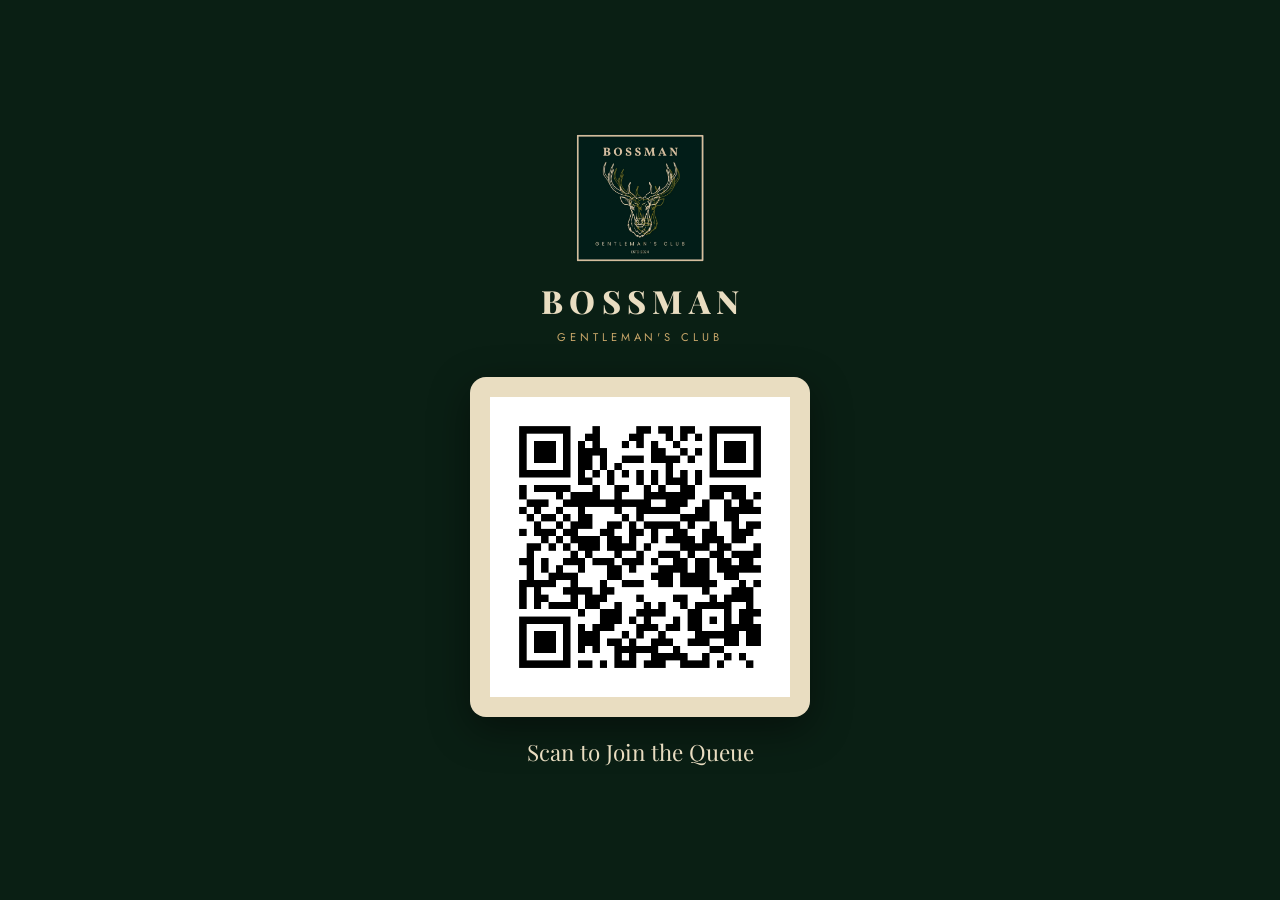
<file: qr-display.html>
<!DOCTYPE html>
<html lang="en">
<head>
<meta charset="UTF-8">
<meta name="viewport" content="width=device-width, initial-scale=1, viewport-fit=cover">
<meta name="theme-color" content="#0a1f14">
<meta name="apple-mobile-web-app-capable" content="yes">
<meta name="apple-mobile-web-app-status-bar-style" content="black-translucent">
<meta name="apple-mobile-web-app-title" content="Bossman Queue">
<link rel="apple-touch-icon" href="logo.png">
<title>Scan to Join — Bossman</title>
<link rel="stylesheet" href="brand.css">
<style>
  html, body { min-height: 100%; overscroll-behavior: none; }
  body { display: flex; flex-direction: column; align-items: center; justify-content: center; min-height: 100vh; min-height: 100dvh; text-align: center; padding: max(2rem, env(safe-area-inset-top)) max(2rem, env(safe-area-inset-right)) max(2rem, env(safe-area-inset-bottom)) max(2rem, env(safe-area-inset-left)); -webkit-user-select: none; user-select: none; }
  img.logo { width: 130px; border-radius: 6px; margin-bottom: 1rem; }
  h1 { font-family: var(--serif); font-weight: 800; letter-spacing: 0.2em; color: var(--cream); font-size: 2rem; text-transform: uppercase; margin-left: 0.2em; }
  .tag { color: var(--gold); letter-spacing: 0.35em; text-transform: uppercase; font-size: 0.7rem; margin-top: 0.4rem; }
  .qr-frame { background: var(--cream); padding: 1.25rem; border-radius: 1rem; margin: 2rem auto 1.25rem; display: inline-block; box-shadow: 0 12px 40px rgba(0,0,0,0.45); }
  #qr { width: 300px; height: 300px; max-width: 70vw; max-height: 70vw; display: block; }
  .scan-label { font-family: var(--serif); color: var(--cream); font-size: 1.4rem; }
</style>
</head>
<body>
  <img src="logo.png" class="logo" alt="Bossman" onerror="this.style.display='none'">
  <h1>Bossman</h1>
  <div class="tag">Gentleman's Club</div>

  <div class="qr-frame"><img id="qr" src="shop-qr.png" alt="Scan to open Bossman's in-shop queue"></div>
  <div class="scan-label">Scan to Join the Queue</div>

<script>
async function keepScreenAwake() {
  if (!("wakeLock" in navigator)) return;
  try {
    await navigator.wakeLock.request("screen");
  } catch (e) {
    // iPad Auto-Lock settings remain the fallback.
  }
}

document.addEventListener("visibilitychange", function() {
  if (document.visibilityState === "visible") keepScreenAwake();
});
keepScreenAwake();
</script>
</body>
</html>
</file>
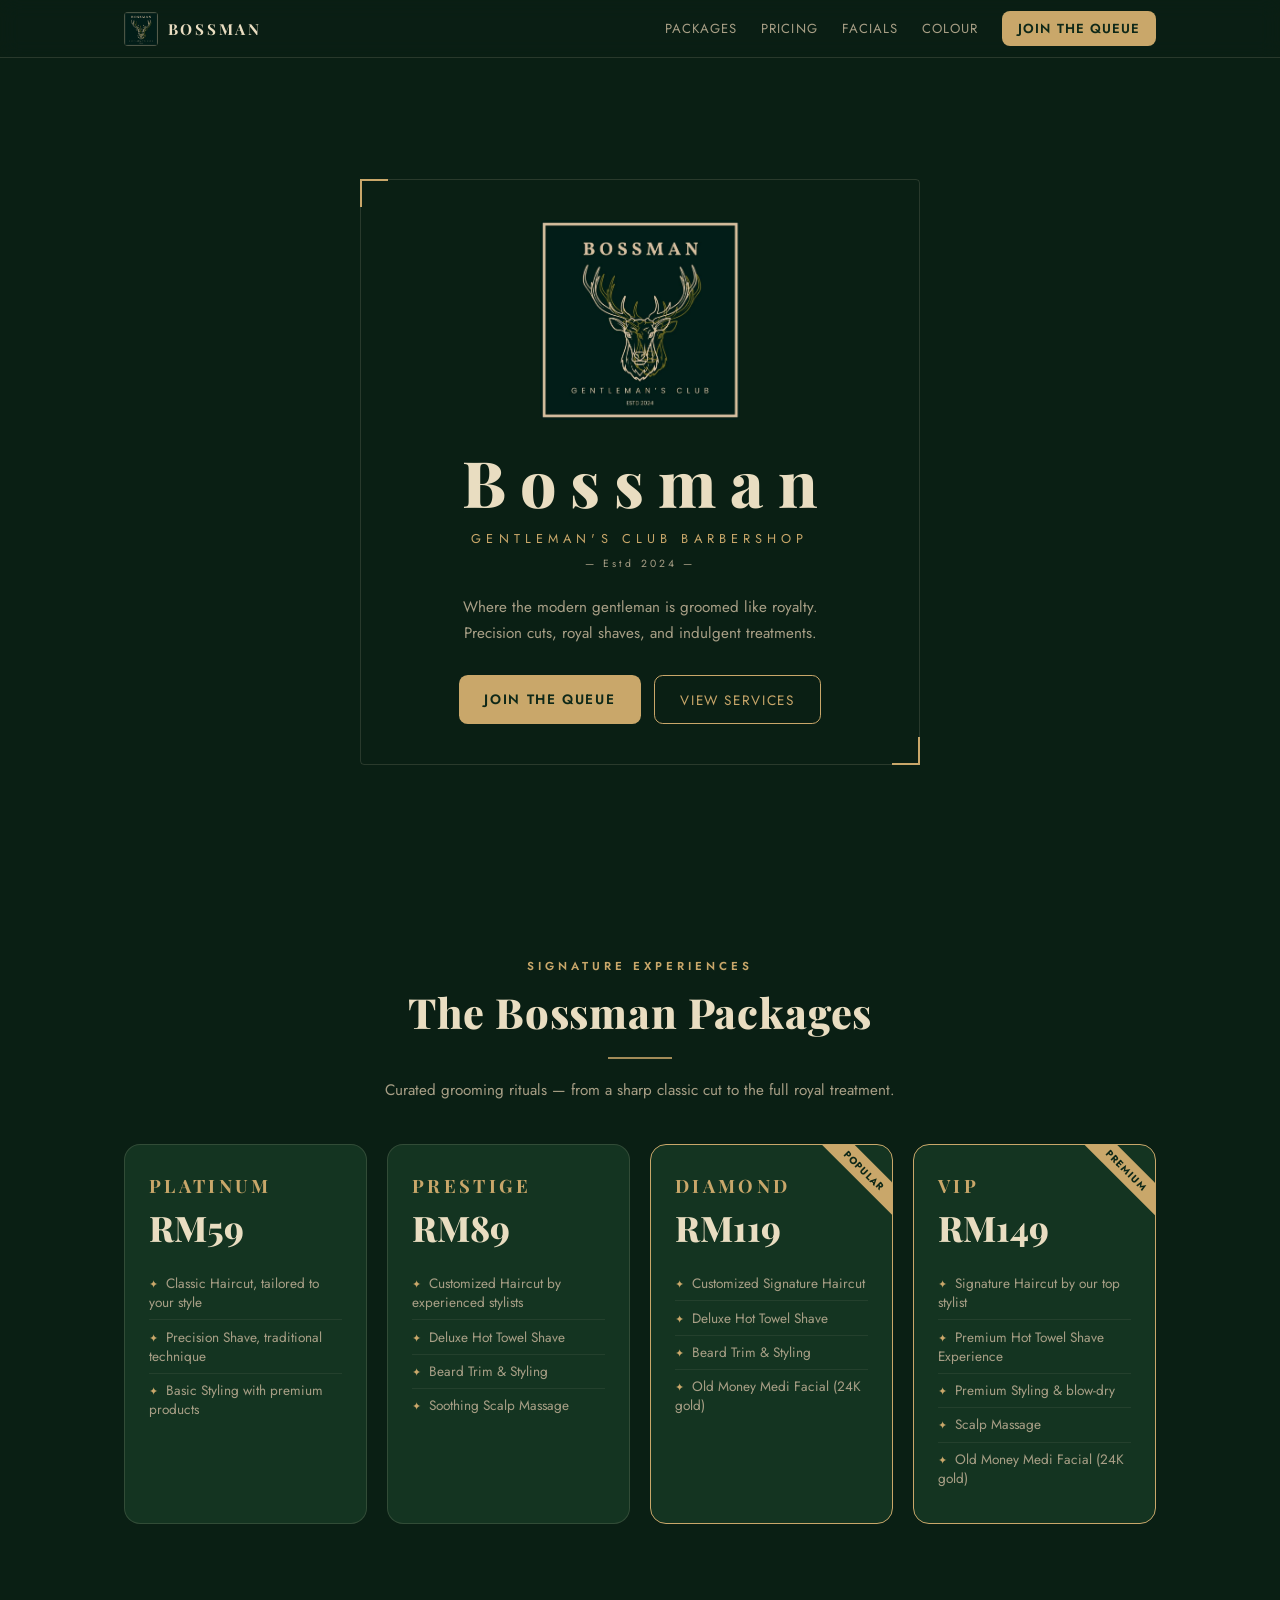
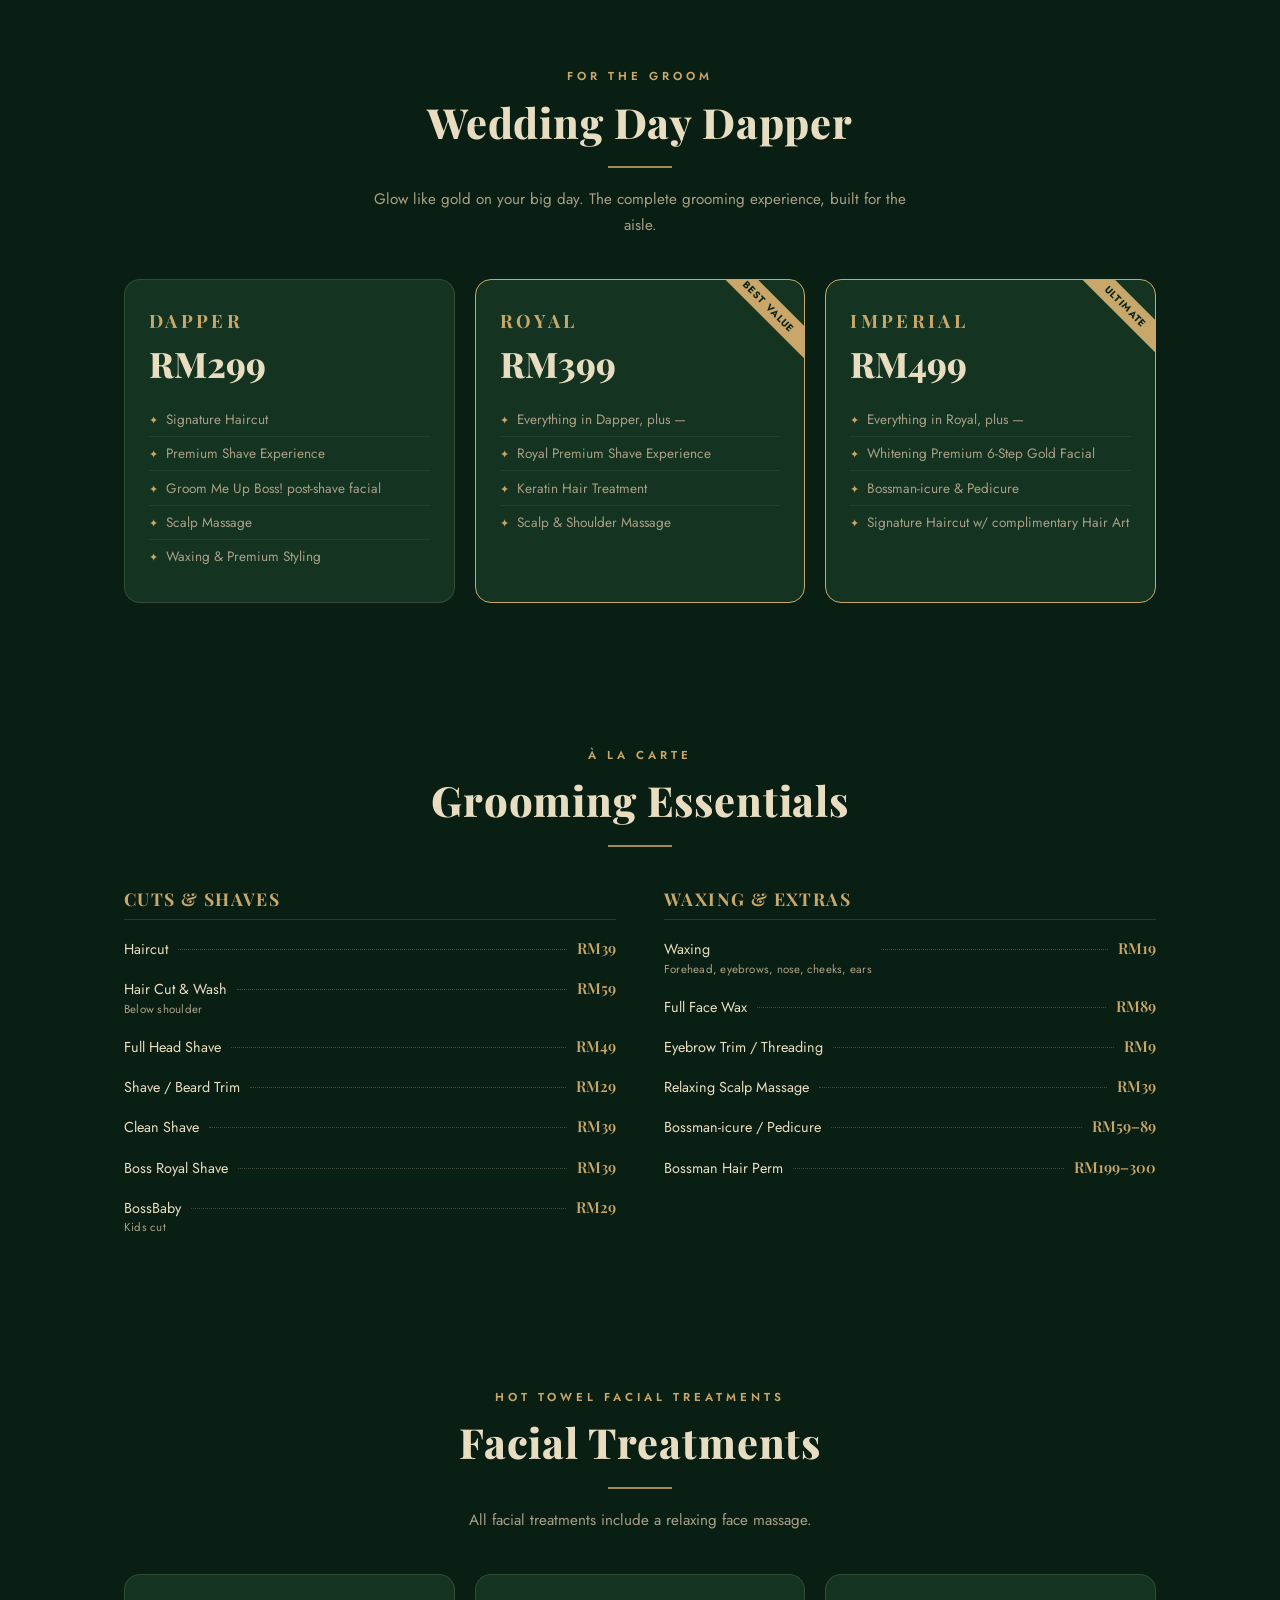
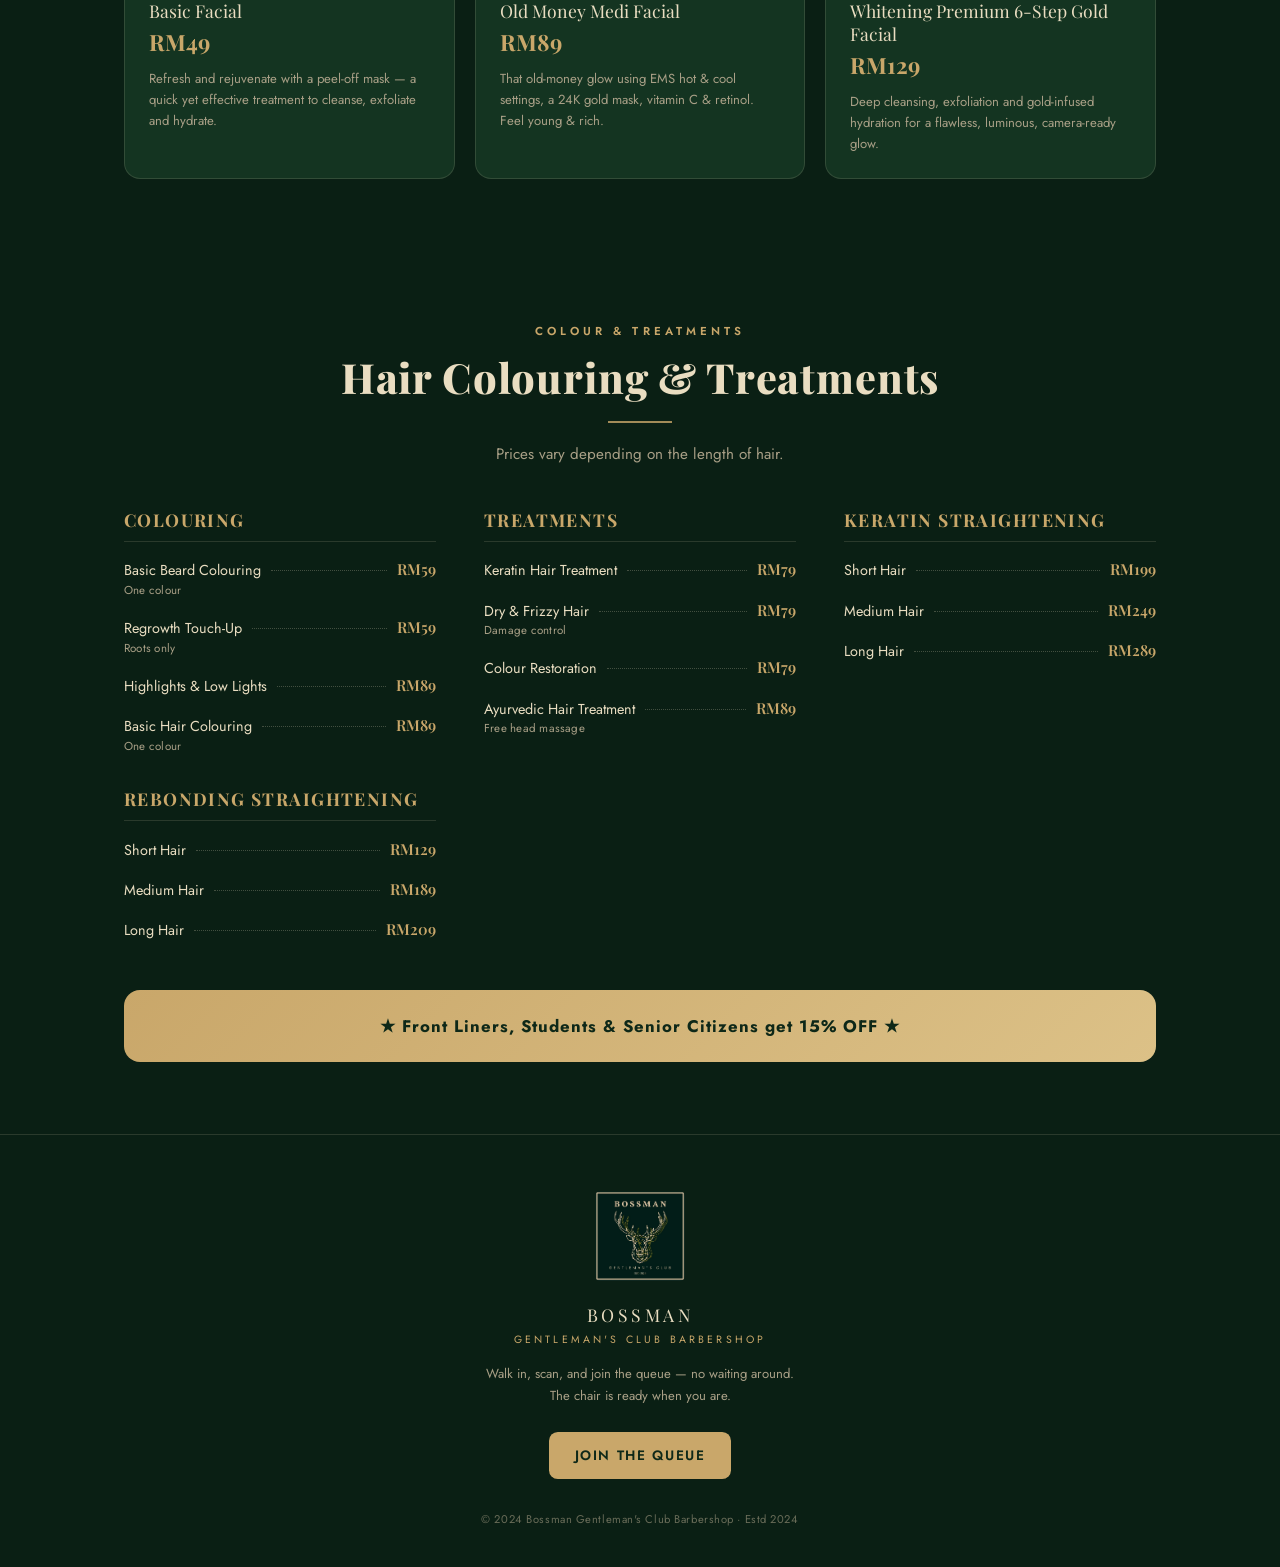
<file: website.html>
<!DOCTYPE html>
<html lang="en">
<head>
<meta charset="UTF-8">
<meta name="viewport" content="width=device-width, initial-scale=1">
<title>Bossman — Gentleman's Club Barbershop</title>
<meta name="description" content="Bossman Gentleman's Club Barbershop — premium cuts, royal shaves, facials & grooming for the modern gentleman. Estd 2024.">
<link rel="icon" href="logo.png">
<link rel="stylesheet" href="brand.css">
<style>
  html { scroll-behavior: smooth; }
  body { background:
    radial-gradient(1200px 600px at 50% -10%, rgba(201,167,106,0.10), transparent 60%),
    var(--forest);
  }
  .container { max-width: 1080px; margin: 0 auto; padding-left: 1.5rem; padding-right: 1.5rem; }
  section { padding-top: 4.5rem; padding-bottom: 4.5rem; }
  .eyebrow { text-align: center; color: var(--gold); letter-spacing: 0.35em; text-transform: uppercase; font-size: 0.72rem; font-weight: 600; }
  .section-title { text-align: center; font-family: var(--serif); font-weight: 800; color: var(--cream); font-size: clamp(1.8rem, 4vw, 2.6rem); margin-top: 0.6rem; letter-spacing: 0.02em; }
  .rule { width: 64px; height: 2px; background: var(--gold); margin: 1.1rem auto 0; opacity: 0.8; }
  .lead { text-align: center; color: var(--cream-dim); max-width: 560px; margin: 1.2rem auto 0; line-height: 1.7; font-size: 0.95rem; }

  /* NAV */
  nav { position: sticky; top: 0; z-index: 50; background: rgba(10,31,20,0.8); backdrop-filter: blur(10px); border-bottom: 1px solid var(--line); }
  .nav-inner { max-width: 1080px; margin: 0 auto; padding: 0.7rem 1.5rem; display: flex; align-items: center; justify-content: space-between; }
  .nav-brand { display: flex; align-items: center; gap: 0.6rem; }
  .nav-brand img { width: 34px; height: 34px; border-radius: 4px; }
  .nav-brand span { font-family: var(--serif); font-weight: 700; letter-spacing: 0.18em; color: var(--cream); text-transform: uppercase; font-size: 0.95rem; }
  .nav-links { display: flex; gap: 1.5rem; align-items: center; }
  .nav-links a { color: var(--cream-dim); text-decoration: none; font-size: 0.82rem; letter-spacing: 0.08em; text-transform: uppercase; transition: color 0.15s; }
  .nav-links a:hover { color: var(--gold); }
  .nav-cta { background: var(--gold); color: var(--pine) !important; padding: 0.5rem 1rem; border-radius: 0.5rem; font-weight: 600; }
  .nav-cta:hover { background: var(--gold-bright); color: var(--pine) !important; }
  @media (max-width: 720px) { .nav-links a:not(.nav-cta) { display: none; } }

  /* HERO */
  .hero { min-height: 92vh; display: flex; flex-direction: column; align-items: center; justify-content: center; text-align: center; padding: 3rem 1.5rem; position: relative; }
  .hero-frame { border: 1px solid var(--line); border-radius: 4px; padding: 2.5rem 2rem; position: relative; max-width: 560px; width: 100%; }
  .hero-frame::before, .hero-frame::after { content: ""; position: absolute; width: 26px; height: 26px; border: 2px solid var(--gold); }
  .hero-frame::before { top: -1px; left: -1px; border-right: none; border-bottom: none; }
  .hero-frame::after { bottom: -1px; right: -1px; border-left: none; border-top: none; }
  .hero img { width: 200px; max-width: 60vw; border-radius: 6px; margin-bottom: 1.5rem; }
  .hero h1 { font-family: var(--serif); font-weight: 800; font-size: clamp(2.4rem, 7vw, 4rem); letter-spacing: 0.22em; color: var(--cream); line-height: 1; margin-left: 0.22em; }
  .hero .tag { color: var(--gold); letter-spacing: 0.4em; text-transform: uppercase; font-size: clamp(0.6rem, 2vw, 0.8rem); margin-top: 0.9rem; }
  .hero .estd { color: var(--cream-dim); letter-spacing: 0.3em; font-size: 0.65rem; margin-top: 0.5rem; }
  .hero p.sub { color: var(--cream-dim); margin-top: 1.5rem; line-height: 1.7; font-size: 0.95rem; }
  .hero-btns { display: flex; gap: 0.8rem; justify-content: center; margin-top: 1.8rem; flex-wrap: wrap; }
  .btn-lg { padding: 0.85rem 1.6rem; font-size: 0.85rem; letter-spacing: 0.12em; text-transform: uppercase; text-decoration: none; border-radius: 0.55rem; display: inline-block; }
  .btn-primary { background: var(--gold); color: var(--pine); font-weight: 600; }
  .btn-primary:hover { background: var(--gold-bright); }
  .btn-ghost { border: 1px solid var(--gold); color: var(--gold); }
  .btn-ghost:hover { background: rgba(201,167,106,0.12); }

  /* PACKAGE CARDS */
  .grid { display: grid; grid-template-columns: repeat(auto-fit, minmax(230px, 1fr)); gap: 1.25rem; margin-top: 2.5rem; }
  .pkg { background: var(--moss); border: 1px solid var(--line); border-radius: 1rem; padding: 1.75rem 1.5rem; position: relative; transition: transform 0.2s, border-color 0.2s, box-shadow 0.2s; overflow: hidden; }
  .pkg:hover { transform: translateY(-5px); border-color: var(--gold); box-shadow: 0 16px 40px rgba(0,0,0,0.4); }
  .pkg.feature { border-color: var(--gold); }
  .pkg-tier { font-family: var(--serif); font-weight: 700; letter-spacing: 0.18em; text-transform: uppercase; color: var(--gold); font-size: 1.15rem; }
  .pkg-price { font-family: var(--serif); font-weight: 800; font-size: 2.2rem; color: var(--cream); margin: 0.4rem 0 1rem; }
  .pkg-price small { font-size: 0.9rem; color: var(--cream-dim); font-weight: 400; }
  .pkg ul { list-style: none; }
  .pkg li { color: var(--cream-dim); font-size: 0.85rem; padding: 0.45rem 0; border-top: 1px solid rgba(233,221,193,0.07); line-height: 1.4; }
  .pkg li:first-child { border-top: none; }
  .pkg li::before { content: "✦"; color: var(--gold); margin-right: 0.5rem; font-size: 0.7rem; }
  .ribbon { position: absolute; top: 0.9rem; right: -2.4rem; background: var(--gold); color: var(--pine); font-size: 0.62rem; font-weight: 700; letter-spacing: 0.1em; padding: 0.25rem 2.5rem; transform: rotate(45deg); text-transform: uppercase; }

  /* PRICE TABLES */
  .price-wrap { display: grid; grid-template-columns: repeat(auto-fit, minmax(300px, 1fr)); gap: 1.5rem 3rem; margin-top: 2.5rem; }
  .price-block h3 { font-family: var(--serif); color: var(--gold); font-size: 1.1rem; letter-spacing: 0.08em; text-transform: uppercase; margin-bottom: 0.5rem; padding-bottom: 0.6rem; border-bottom: 1px solid var(--line); }
  .price-row { display: flex; align-items: baseline; gap: 0.6rem; padding: 0.6rem 0; }
  .price-row .name { color: var(--cream); font-size: 0.9rem; }
  .price-row .name small { display: block; color: var(--cream-dim); font-size: 0.72rem; letter-spacing: 0.02em; margin-top: 0.1rem; }
  .price-row .dots { flex: 1; border-bottom: 1px dotted rgba(233,221,193,0.25); transform: translateY(-4px); }
  .price-row .amt { color: var(--gold); font-weight: 600; font-family: var(--serif); white-space: nowrap; font-size: 0.95rem; }

  /* FACIAL CARDS */
  .facials { display: grid; grid-template-columns: repeat(auto-fit, minmax(260px, 1fr)); gap: 1.25rem; margin-top: 2.5rem; }
  .facial { background: var(--moss); border: 1px solid var(--line); border-radius: 1rem; padding: 1.5rem; transition: border-color 0.2s, transform 0.2s; }
  .facial:hover { border-color: var(--gold); transform: translateY(-4px); }
  .facial .fname { font-family: var(--serif); color: var(--cream); font-size: 1.1rem; }
  .facial .fprice { color: var(--gold); font-family: var(--serif); font-weight: 700; font-size: 1.4rem; margin: 0.3rem 0 0.7rem; }
  .facial p { color: var(--cream-dim); font-size: 0.82rem; line-height: 1.6; }

  /* PROMO */
  .promo { background: linear-gradient(135deg, var(--gold), var(--gold-bright)); color: var(--pine); text-align: center; padding: 1.5rem; border-radius: 1rem; margin-top: 2.5rem; font-weight: 700; letter-spacing: 0.06em; font-size: clamp(0.85rem, 2.5vw, 1.05rem); }

  /* FOOTER */
  footer { border-top: 1px solid var(--line); padding: 3.5rem 1.5rem 2.5rem; text-align: center; }
  footer img { width: 90px; border-radius: 5px; margin-bottom: 1rem; }
  footer .fbrand { font-family: var(--serif); letter-spacing: 0.2em; color: var(--cream); text-transform: uppercase; font-size: 1.1rem; }
  footer .ftag { color: var(--gold); letter-spacing: 0.3em; text-transform: uppercase; font-size: 0.66rem; margin-top: 0.4rem; }
  footer p { color: var(--cream-dim); font-size: 0.82rem; margin-top: 1rem; line-height: 1.7; }
  footer .copyright { margin-top: 2rem; font-size: 0.7rem; color: var(--cream-dim); opacity: 0.6; letter-spacing: 0.05em; }

  /* Scroll reveal */
  .reveal { opacity: 0; transform: translateY(24px); transition: opacity 0.7s ease, transform 0.7s ease; }
  .reveal.in { opacity: 1; transform: none; }
</style>
</head>
<body>

<nav>
  <div class="nav-inner">
    <div class="nav-brand"><img src="logo.png" alt="Bossman"><span>Bossman</span></div>
    <div class="nav-links">
      <a href="#packages">Packages</a>
      <a href="#pricing">Pricing</a>
      <a href="#facials">Facials</a>
      <a href="#colour">Colour</a>
      <a href="book.html" class="nav-cta">Join the Queue</a>
    </div>
  </div>
</nav>

<!-- HERO -->
<header class="hero">
  <div class="hero-frame reveal">
    <img src="logo.png" alt="Bossman Gentleman's Club Barbershop">
    <h1>Bossman</h1>
    <div class="tag">Gentleman's Club Barbershop</div>
    <div class="estd">— Estd 2024 —</div>
    <p class="sub">Where the modern gentleman is groomed like royalty.<br>Precision cuts, royal shaves, and indulgent treatments.</p>
    <div class="hero-btns">
      <a href="book.html" class="btn-lg btn-primary">Join the Queue</a>
      <a href="#packages" class="btn-lg btn-ghost">View Services</a>
    </div>
  </div>
</header>

<!-- SIGNATURE PACKAGES -->
<section id="packages" class="container">
  <div class="reveal">
    <div class="eyebrow">Signature Experiences</div>
    <h2 class="section-title">The Bossman Packages</h2>
    <div class="rule"></div>
    <p class="lead">Curated grooming rituals — from a sharp classic cut to the full royal treatment.</p>
  </div>
  <div class="grid">
    <div class="pkg reveal">
      <div class="pkg-tier">Platinum</div>
      <div class="pkg-price">RM59</div>
      <ul>
        <li>Classic Haircut, tailored to your style</li>
        <li>Precision Shave, traditional technique</li>
        <li>Basic Styling with premium products</li>
      </ul>
    </div>
    <div class="pkg reveal">
      <div class="pkg-tier">Prestige</div>
      <div class="pkg-price">RM89</div>
      <ul>
        <li>Customized Haircut by experienced stylists</li>
        <li>Deluxe Hot Towel Shave</li>
        <li>Beard Trim &amp; Styling</li>
        <li>Soothing Scalp Massage</li>
      </ul>
    </div>
    <div class="pkg feature reveal">
      <div class="ribbon">Popular</div>
      <div class="pkg-tier">Diamond</div>
      <div class="pkg-price">RM119</div>
      <ul>
        <li>Customized Signature Haircut</li>
        <li>Deluxe Hot Towel Shave</li>
        <li>Beard Trim &amp; Styling</li>
        <li>Old Money Medi Facial (24K gold)</li>
      </ul>
    </div>
    <div class="pkg feature reveal">
      <div class="ribbon">Premium</div>
      <div class="pkg-tier">VIP</div>
      <div class="pkg-price">RM149</div>
      <ul>
        <li>Signature Haircut by our top stylist</li>
        <li>Premium Hot Towel Shave Experience</li>
        <li>Premium Styling &amp; blow-dry</li>
        <li>Scalp Massage</li>
        <li>Old Money Medi Facial (24K gold)</li>
      </ul>
    </div>
  </div>
</section>

<!-- WEDDING -->
<section id="wedding" class="container">
  <div class="reveal">
    <div class="eyebrow">For the Groom</div>
    <h2 class="section-title">Wedding Day Dapper</h2>
    <div class="rule"></div>
    <p class="lead">Glow like gold on your big day. The complete grooming experience, built for the aisle.</p>
  </div>
  <div class="grid">
    <div class="pkg reveal">
      <div class="pkg-tier">Dapper</div>
      <div class="pkg-price">RM299</div>
      <ul>
        <li>Signature Haircut</li>
        <li>Premium Shave Experience</li>
        <li>Groom Me Up Boss! post-shave facial</li>
        <li>Scalp Massage</li>
        <li>Waxing &amp; Premium Styling</li>
      </ul>
    </div>
    <div class="pkg feature reveal">
      <div class="ribbon">Best Value</div>
      <div class="pkg-tier">Royal</div>
      <div class="pkg-price">RM399</div>
      <ul>
        <li>Everything in Dapper, plus —</li>
        <li>Royal Premium Shave Experience</li>
        <li>Keratin Hair Treatment</li>
        <li>Scalp &amp; Shoulder Massage</li>
      </ul>
    </div>
    <div class="pkg feature reveal">
      <div class="ribbon">Ultimate</div>
      <div class="pkg-tier">Imperial</div>
      <div class="pkg-price">RM499</div>
      <ul>
        <li>Everything in Royal, plus —</li>
        <li>Whitening Premium 6-Step Gold Facial</li>
        <li>Bossman-icure &amp; Pedicure</li>
        <li>Signature Haircut w/ complimentary Hair Art</li>
      </ul>
    </div>
  </div>
</section>

<!-- À LA CARTE PRICING -->
<section id="pricing" class="container">
  <div class="reveal">
    <div class="eyebrow">À La Carte</div>
    <h2 class="section-title">Grooming Essentials</h2>
    <div class="rule"></div>
  </div>
  <div class="price-wrap reveal">
    <div class="price-block">
      <h3>Cuts &amp; Shaves</h3>
      <div class="price-row"><span class="name">Haircut</span><span class="dots"></span><span class="amt">RM39</span></div>
      <div class="price-row"><span class="name">Hair Cut &amp; Wash <small>Below shoulder</small></span><span class="dots"></span><span class="amt">RM59</span></div>
      <div class="price-row"><span class="name">Full Head Shave</span><span class="dots"></span><span class="amt">RM49</span></div>
      <div class="price-row"><span class="name">Shave / Beard Trim</span><span class="dots"></span><span class="amt">RM29</span></div>
      <div class="price-row"><span class="name">Clean Shave</span><span class="dots"></span><span class="amt">RM39</span></div>
      <div class="price-row"><span class="name">Boss Royal Shave</span><span class="dots"></span><span class="amt">RM39</span></div>
      <div class="price-row"><span class="name">BossBaby <small>Kids cut</small></span><span class="dots"></span><span class="amt">RM29</span></div>
    </div>
    <div class="price-block">
      <h3>Waxing &amp; Extras</h3>
      <div class="price-row"><span class="name">Waxing <small>Forehead, eyebrows, nose, cheeks, ears</small></span><span class="dots"></span><span class="amt">RM19</span></div>
      <div class="price-row"><span class="name">Full Face Wax</span><span class="dots"></span><span class="amt">RM89</span></div>
      <div class="price-row"><span class="name">Eyebrow Trim / Threading</span><span class="dots"></span><span class="amt">RM9</span></div>
      <div class="price-row"><span class="name">Relaxing Scalp Massage</span><span class="dots"></span><span class="amt">RM39</span></div>
      <div class="price-row"><span class="name">Bossman-icure / Pedicure</span><span class="dots"></span><span class="amt">RM59–89</span></div>
      <div class="price-row"><span class="name">Bossman Hair Perm</span><span class="dots"></span><span class="amt">RM199–300</span></div>
    </div>
  </div>
</section>

<!-- FACIALS -->
<section id="facials" class="container">
  <div class="reveal">
    <div class="eyebrow">Hot Towel Facial Treatments</div>
    <h2 class="section-title">Facial Treatments</h2>
    <div class="rule"></div>
    <p class="lead">All facial treatments include a relaxing face massage.</p>
  </div>
  <div class="facials">
    <div class="facial reveal">
      <div class="fname">Basic Facial</div>
      <div class="fprice">RM49</div>
      <p>Refresh and rejuvenate with a peel-off mask — a quick yet effective treatment to cleanse, exfoliate and hydrate.</p>
    </div>
    <div class="facial reveal">
      <div class="fname">Old Money Medi Facial</div>
      <div class="fprice">RM89</div>
      <p>That old-money glow using EMS hot &amp; cool settings, a 24K gold mask, vitamin C &amp; retinol. Feel young &amp; rich.</p>
    </div>
    <div class="facial reveal">
      <div class="fname">Whitening Premium 6-Step Gold Facial</div>
      <div class="fprice">RM129</div>
      <p>Deep cleansing, exfoliation and gold-infused hydration for a flawless, luminous, camera-ready glow.</p>
    </div>
  </div>
</section>

<!-- COLOUR & TREATMENTS -->
<section id="colour" class="container">
  <div class="reveal">
    <div class="eyebrow">Colour &amp; Treatments</div>
    <h2 class="section-title">Hair Colouring &amp; Treatments</h2>
    <div class="rule"></div>
    <p class="lead">Prices vary depending on the length of hair.</p>
  </div>
  <div class="price-wrap reveal">
    <div class="price-block">
      <h3>Colouring</h3>
      <div class="price-row"><span class="name">Basic Beard Colouring <small>One colour</small></span><span class="dots"></span><span class="amt">RM59</span></div>
      <div class="price-row"><span class="name">Regrowth Touch-Up <small>Roots only</small></span><span class="dots"></span><span class="amt">RM59</span></div>
      <div class="price-row"><span class="name">Highlights &amp; Low Lights</span><span class="dots"></span><span class="amt">RM89</span></div>
      <div class="price-row"><span class="name">Basic Hair Colouring <small>One colour</small></span><span class="dots"></span><span class="amt">RM89</span></div>
    </div>
    <div class="price-block">
      <h3>Treatments</h3>
      <div class="price-row"><span class="name">Keratin Hair Treatment</span><span class="dots"></span><span class="amt">RM79</span></div>
      <div class="price-row"><span class="name">Dry &amp; Frizzy Hair <small>Damage control</small></span><span class="dots"></span><span class="amt">RM79</span></div>
      <div class="price-row"><span class="name">Colour Restoration</span><span class="dots"></span><span class="amt">RM79</span></div>
      <div class="price-row"><span class="name">Ayurvedic Hair Treatment <small>Free head massage</small></span><span class="dots"></span><span class="amt">RM89</span></div>
    </div>
    <div class="price-block">
      <h3>Keratin Straightening</h3>
      <div class="price-row"><span class="name">Short Hair</span><span class="dots"></span><span class="amt">RM199</span></div>
      <div class="price-row"><span class="name">Medium Hair</span><span class="dots"></span><span class="amt">RM249</span></div>
      <div class="price-row"><span class="name">Long Hair</span><span class="dots"></span><span class="amt">RM289</span></div>
    </div>
    <div class="price-block">
      <h3>Rebonding Straightening</h3>
      <div class="price-row"><span class="name">Short Hair</span><span class="dots"></span><span class="amt">RM129</span></div>
      <div class="price-row"><span class="name">Medium Hair</span><span class="dots"></span><span class="amt">RM189</span></div>
      <div class="price-row"><span class="name">Long Hair</span><span class="dots"></span><span class="amt">RM209</span></div>
    </div>
  </div>

  <div class="promo reveal">★ Front Liners, Students &amp; Senior Citizens get 15% OFF ★</div>
</section>

<!-- FOOTER -->
<footer>
  <img src="logo.png" alt="Bossman">
  <div class="fbrand">Bossman</div>
  <div class="ftag">Gentleman's Club Barbershop</div>
  <p>Walk in, scan, and join the queue — no waiting around.<br>The chair is ready when you are.</p>
  <div class="hero-btns" style="margin-top:1.5rem">
    <a href="book.html" class="btn-lg btn-primary">Join the Queue</a>
  </div>
  <div class="copyright">© 2024 Bossman Gentleman's Club Barbershop · Estd 2024</div>
</footer>

<script>
  // Scroll reveal
  var io = new IntersectionObserver(function(entries) {
    entries.forEach(function(e) { if (e.isIntersecting) { e.target.classList.add("in"); io.unobserve(e.target); } });
  }, { threshold: 0.12 });
  document.querySelectorAll(".reveal").forEach(function(el) { io.observe(el); });
</script>
</body>
</html>
</file>
<file: brand.css>
/* Bossman Gentleman's Club Barbershop — shared brand system */
@import url('https://fonts.googleapis.com/css2?family=Playfair+Display:wght@600;700;800&family=Jost:wght@400;500;600&display=swap');

:root {
  --forest: #0a1f14;
  --pine:   #0e2818;
  --moss:   #143421;
  --fern:   #1f4a31;
  --cream:      #e9ddc1;
  --cream-dim:  #a89f86;
  --gold:        #c9a76a;
  --gold-bright: #dcc187;
  --olive: #7e7e38;
  --line: rgba(233, 221, 193, 0.14);
  --shadow: 0 8px 30px rgba(0, 0, 0, 0.35);

  --serif: 'Playfair Display', Georgia, serif;
  --sans:  'Jost', -apple-system, BlinkMacSystemFont, "Segoe UI", sans-serif;
}

* { box-sizing: border-box; margin: 0; padding: 0; }

body {
  font-family: var(--sans);
  background: var(--forest);
  color: var(--cream);
  min-height: 100vh;
  -webkit-font-smoothing: antialiased;
}

/* Brand wordmark block */
.brand { text-align: center; }
.brand .logo { width: 120px; height: auto; margin: 0 auto 0.75rem; display: block; }
.brand .wordmark {
  font-family: var(--serif);
  font-weight: 800;
  letter-spacing: 0.18em;
  color: var(--cream);
  text-transform: uppercase;
  line-height: 1;
}
.brand .tagline {
  font-family: var(--sans);
  font-weight: 500;
  letter-spacing: 0.28em;
  text-transform: uppercase;
  color: var(--gold);
  margin-top: 0.5rem;
}
.brand .sub {
  color: var(--cream-dim);
  letter-spacing: 0.05em;
  margin-top: 0.4rem;
}

/* Shared button */
.btn-gold {
  background: var(--gold);
  color: var(--pine);
  border: none;
  border-radius: 0.6rem;
  font-weight: 600;
  font-family: var(--sans);
  cursor: pointer;
  transition: background 0.15s, transform 0.05s;
  letter-spacing: 0.02em;
}
.btn-gold:hover { background: var(--gold-bright); }
.btn-gold:active { transform: translateY(1px); }
.btn-gold:disabled { opacity: 0.5; cursor: default; }

.hidden { display: none !important; }

/* Scrollbar polish */
::-webkit-scrollbar { width: 8px; }
::-webkit-scrollbar-thumb { background: var(--fern); border-radius: 4px; }
</file>
